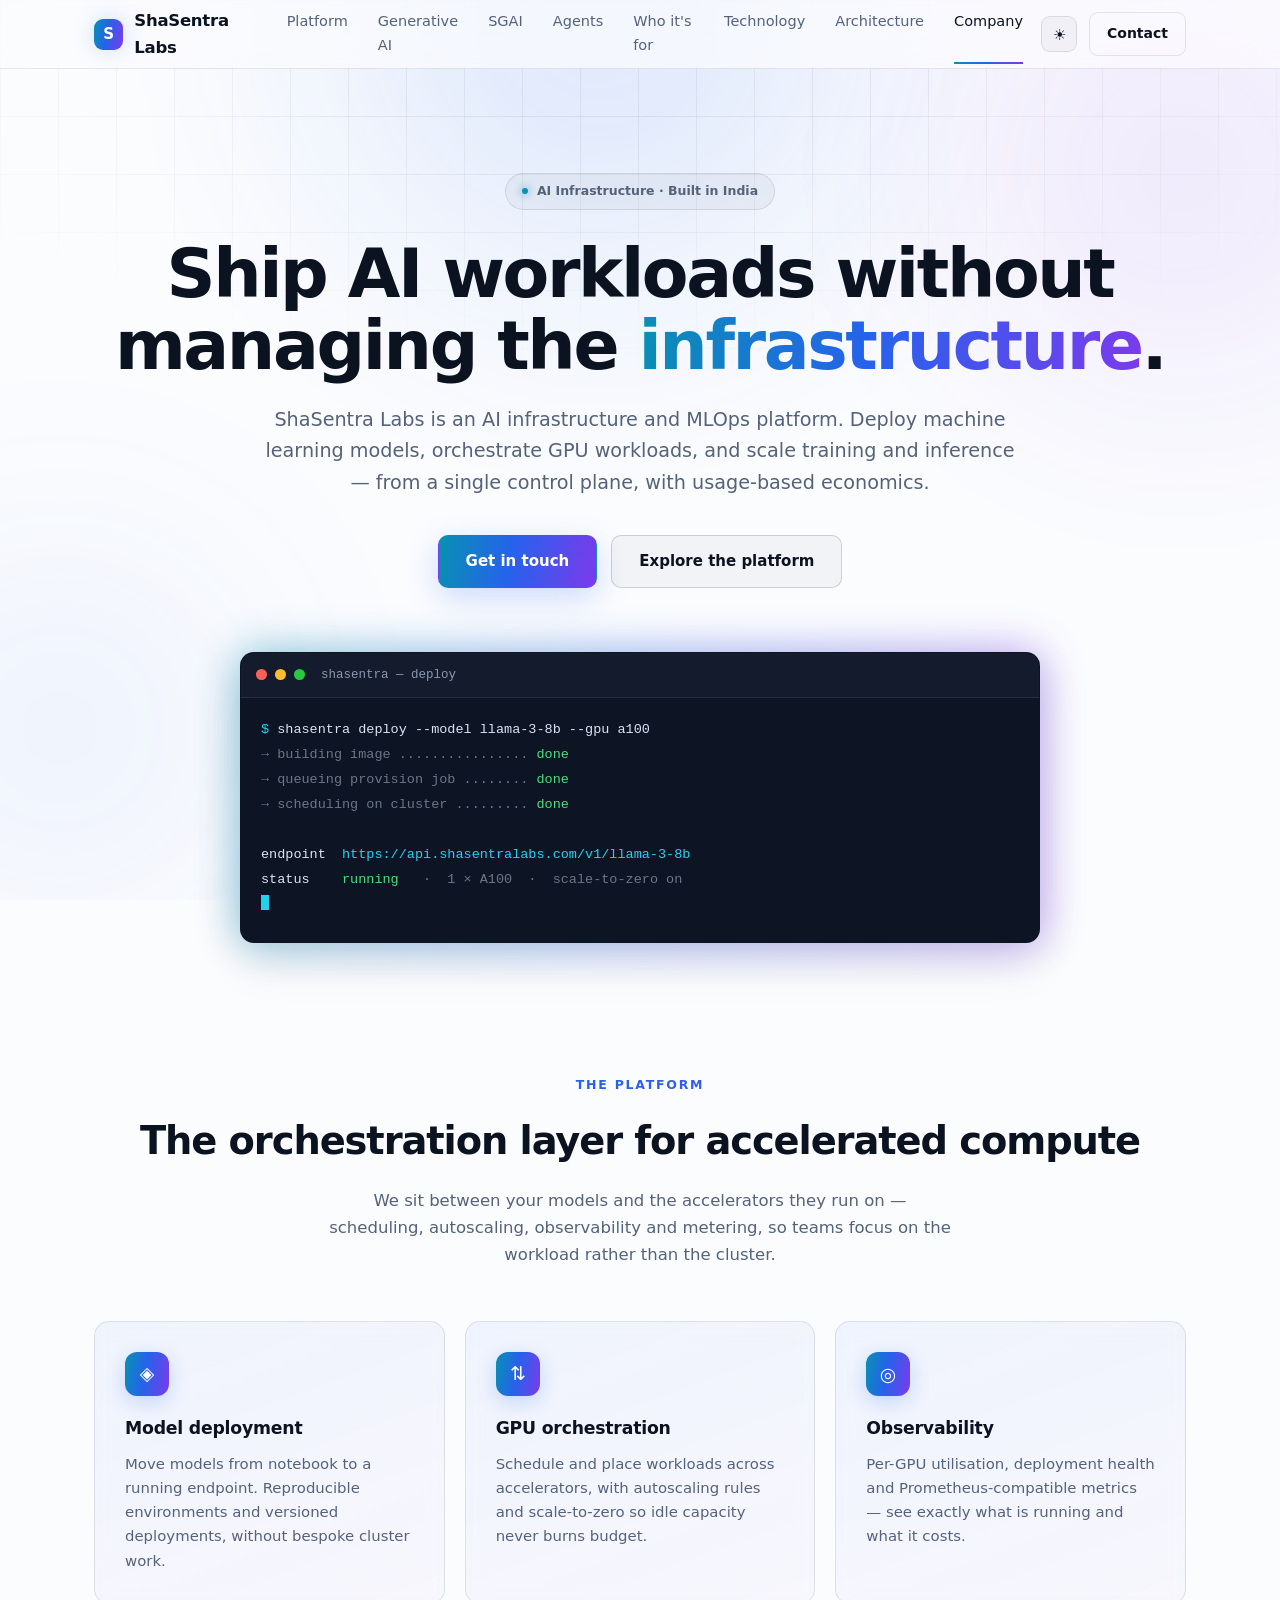
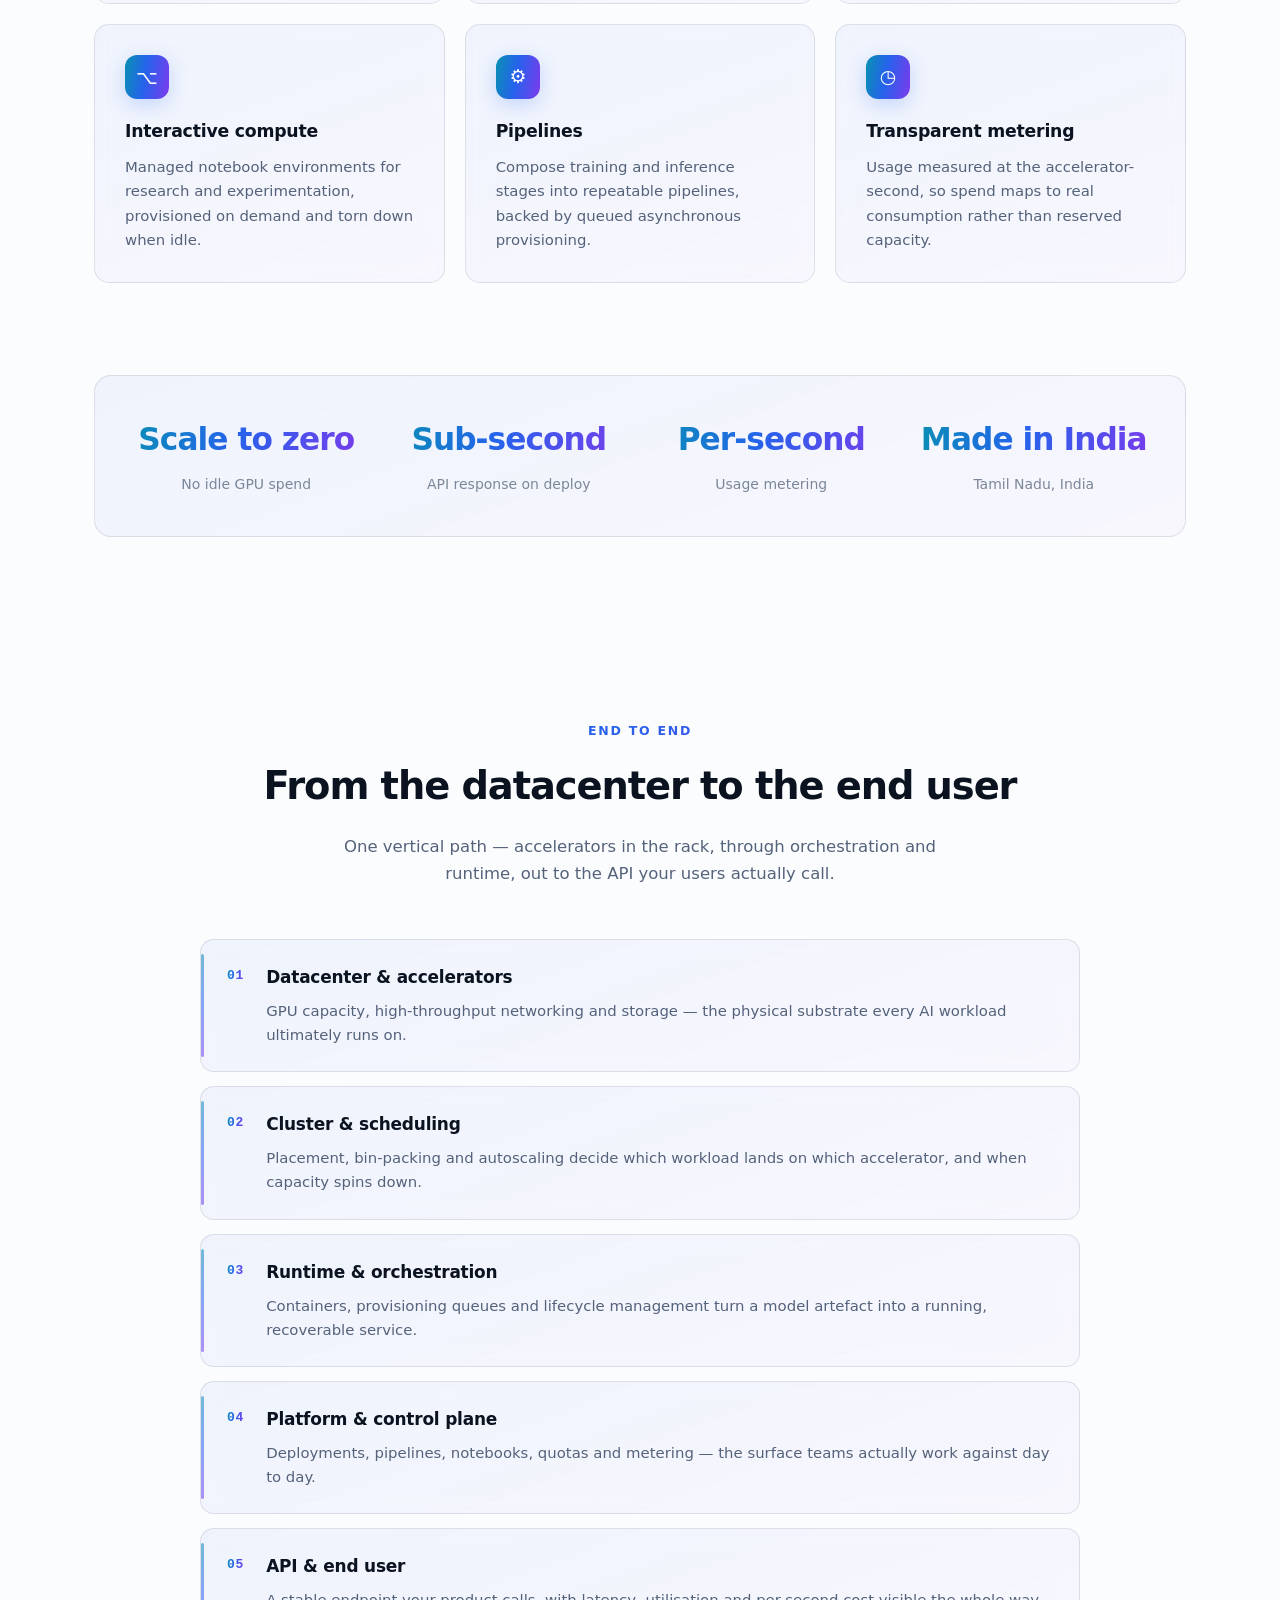
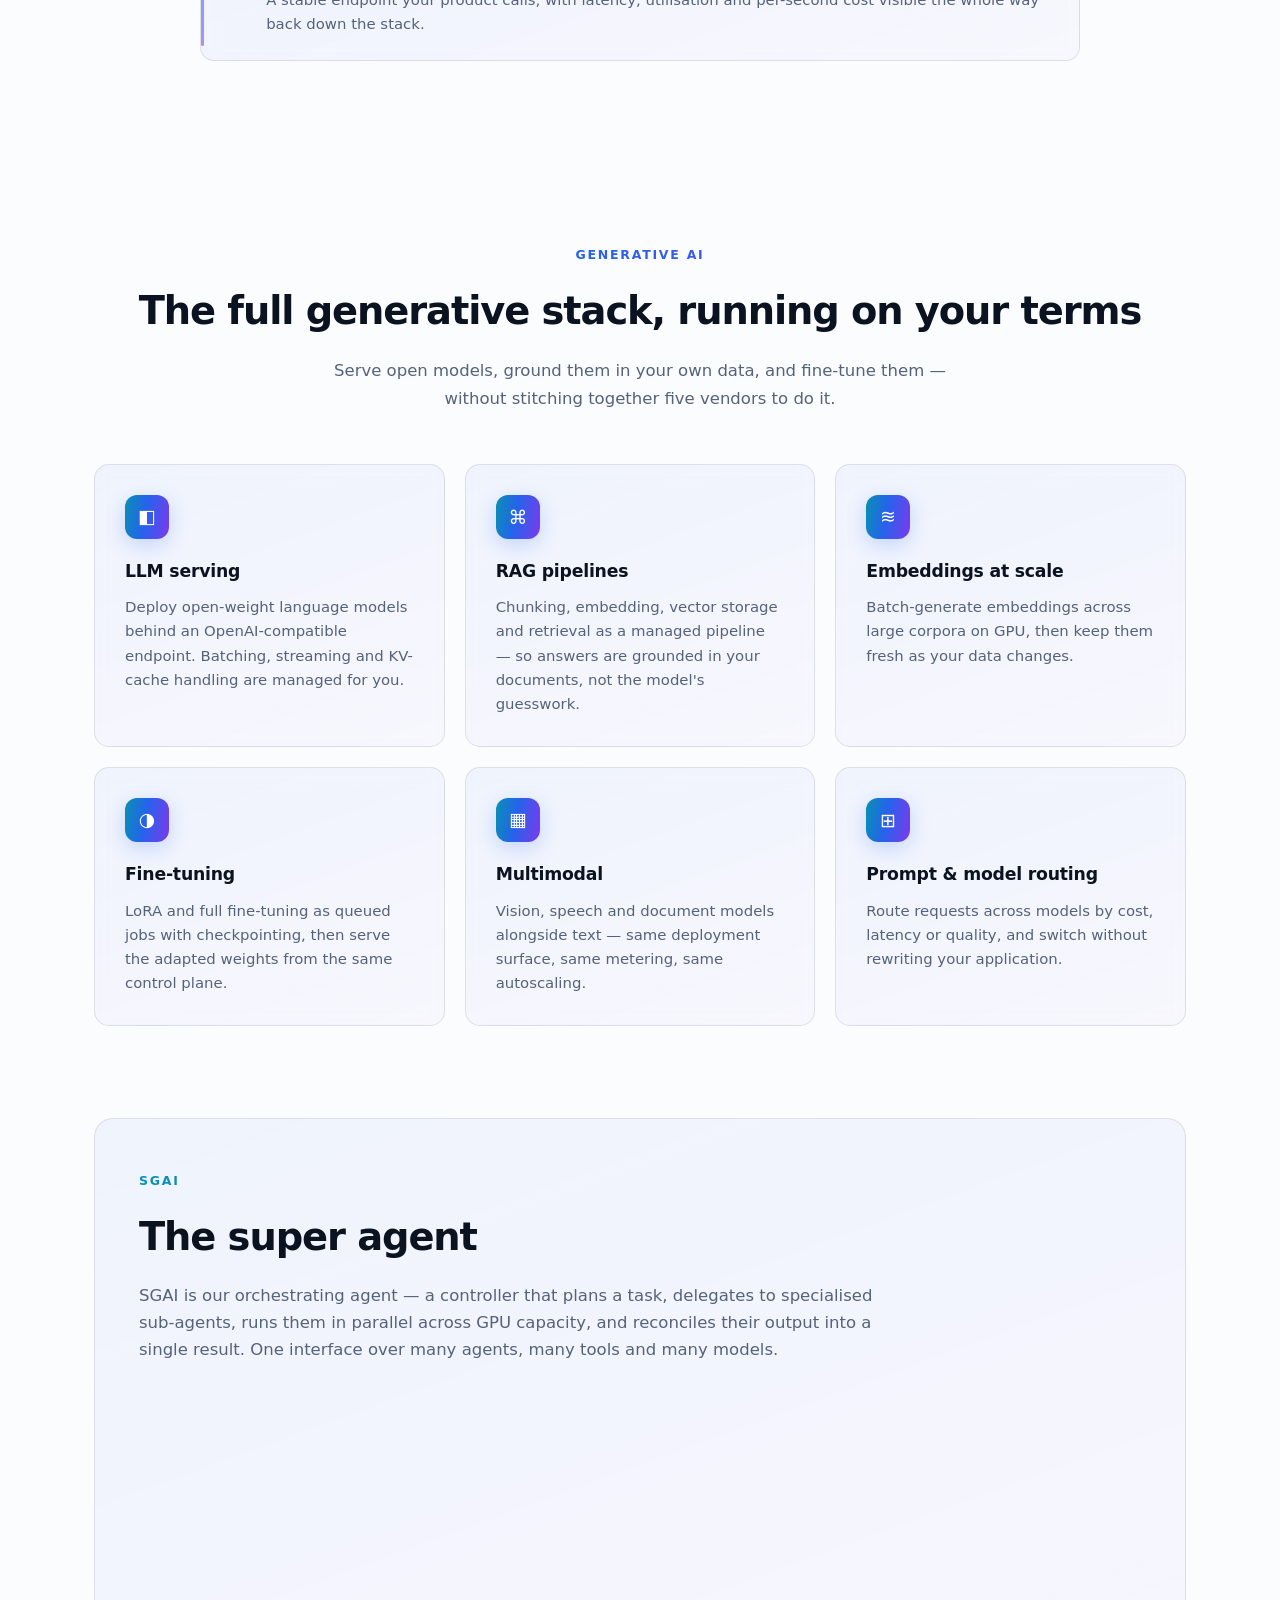
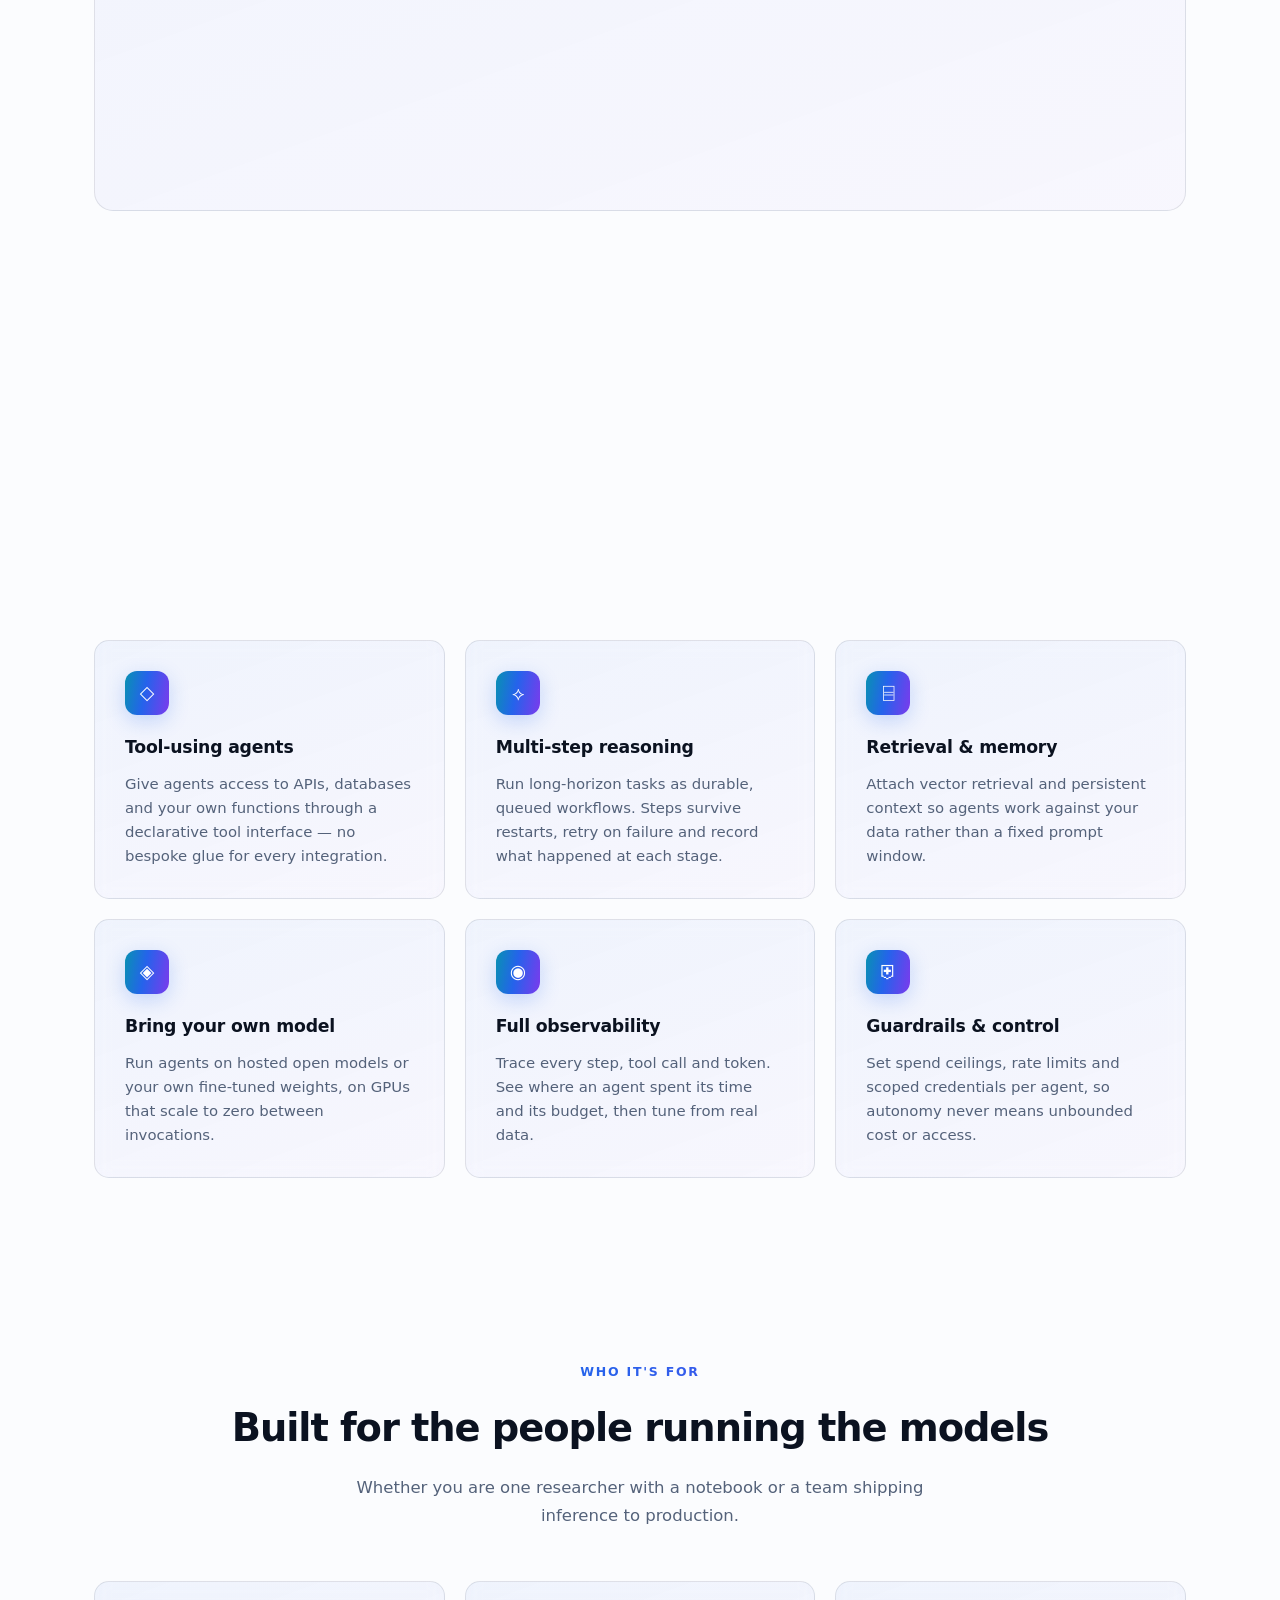
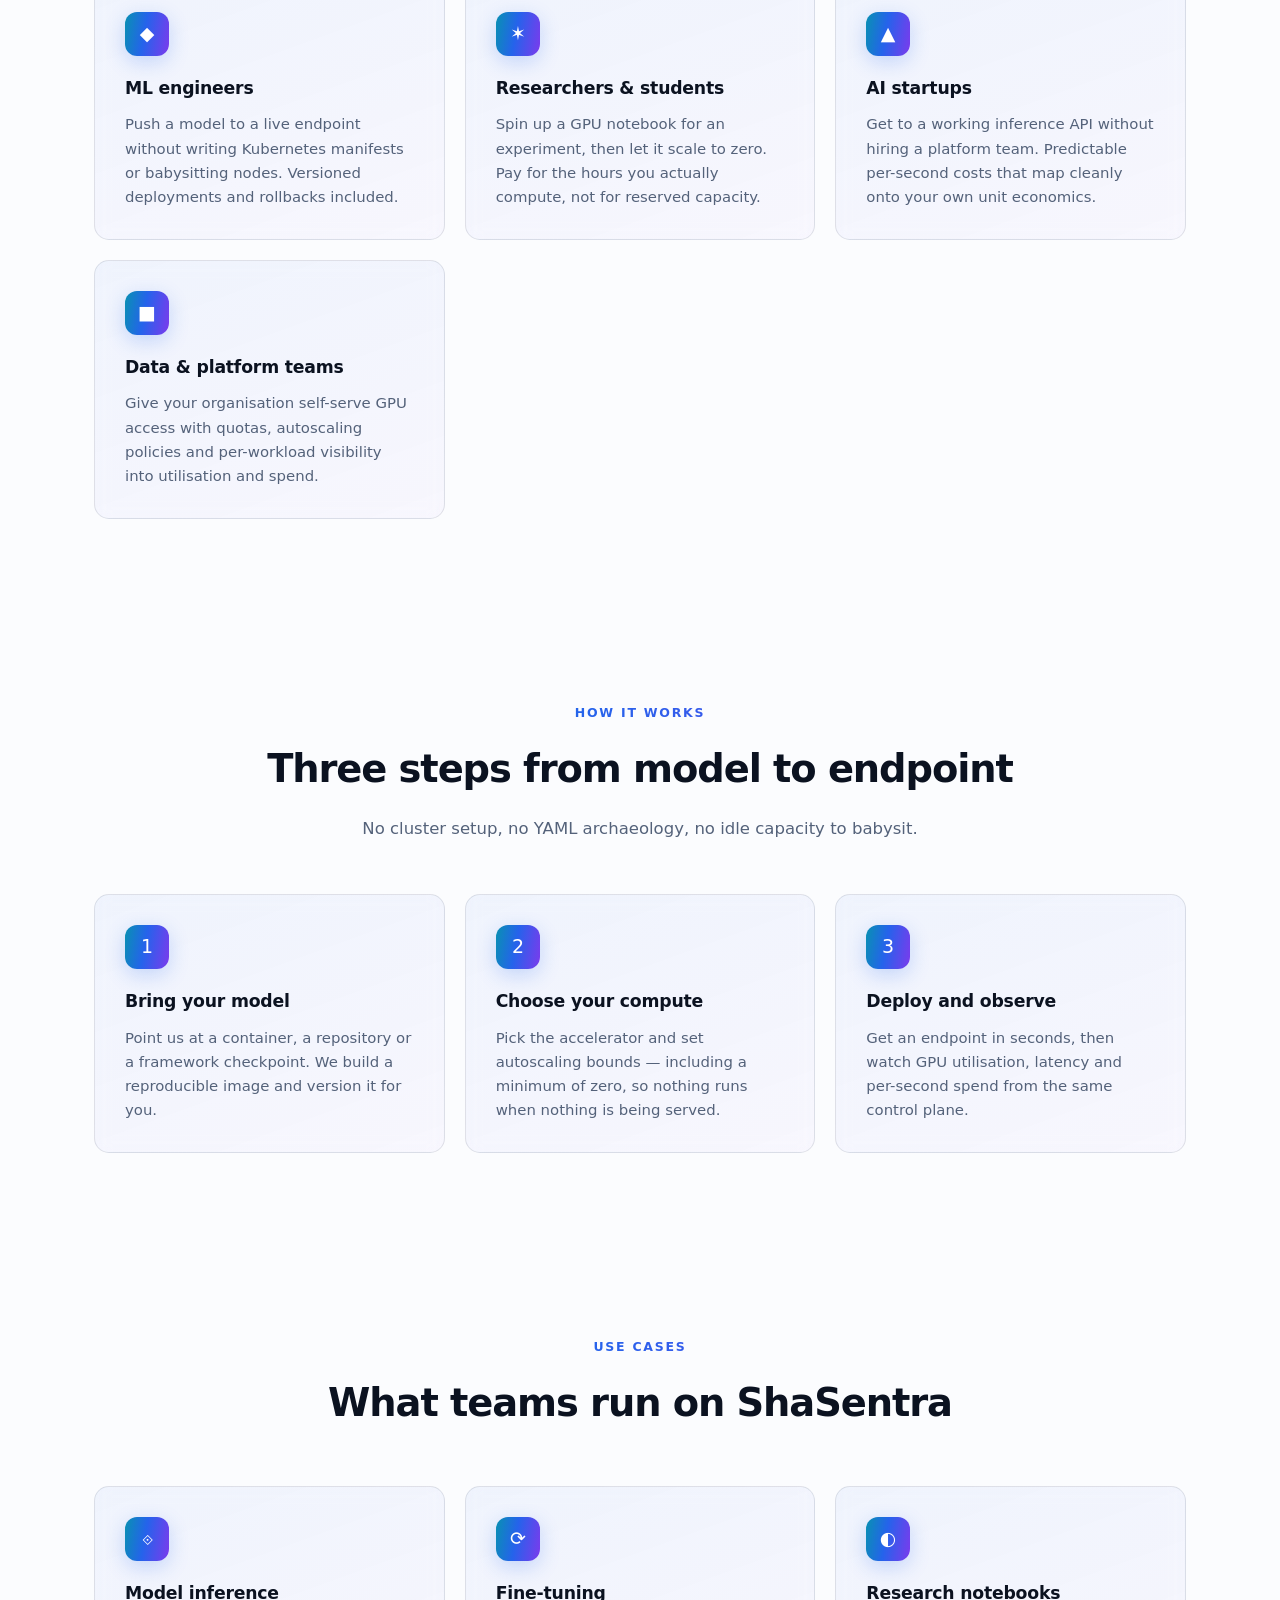
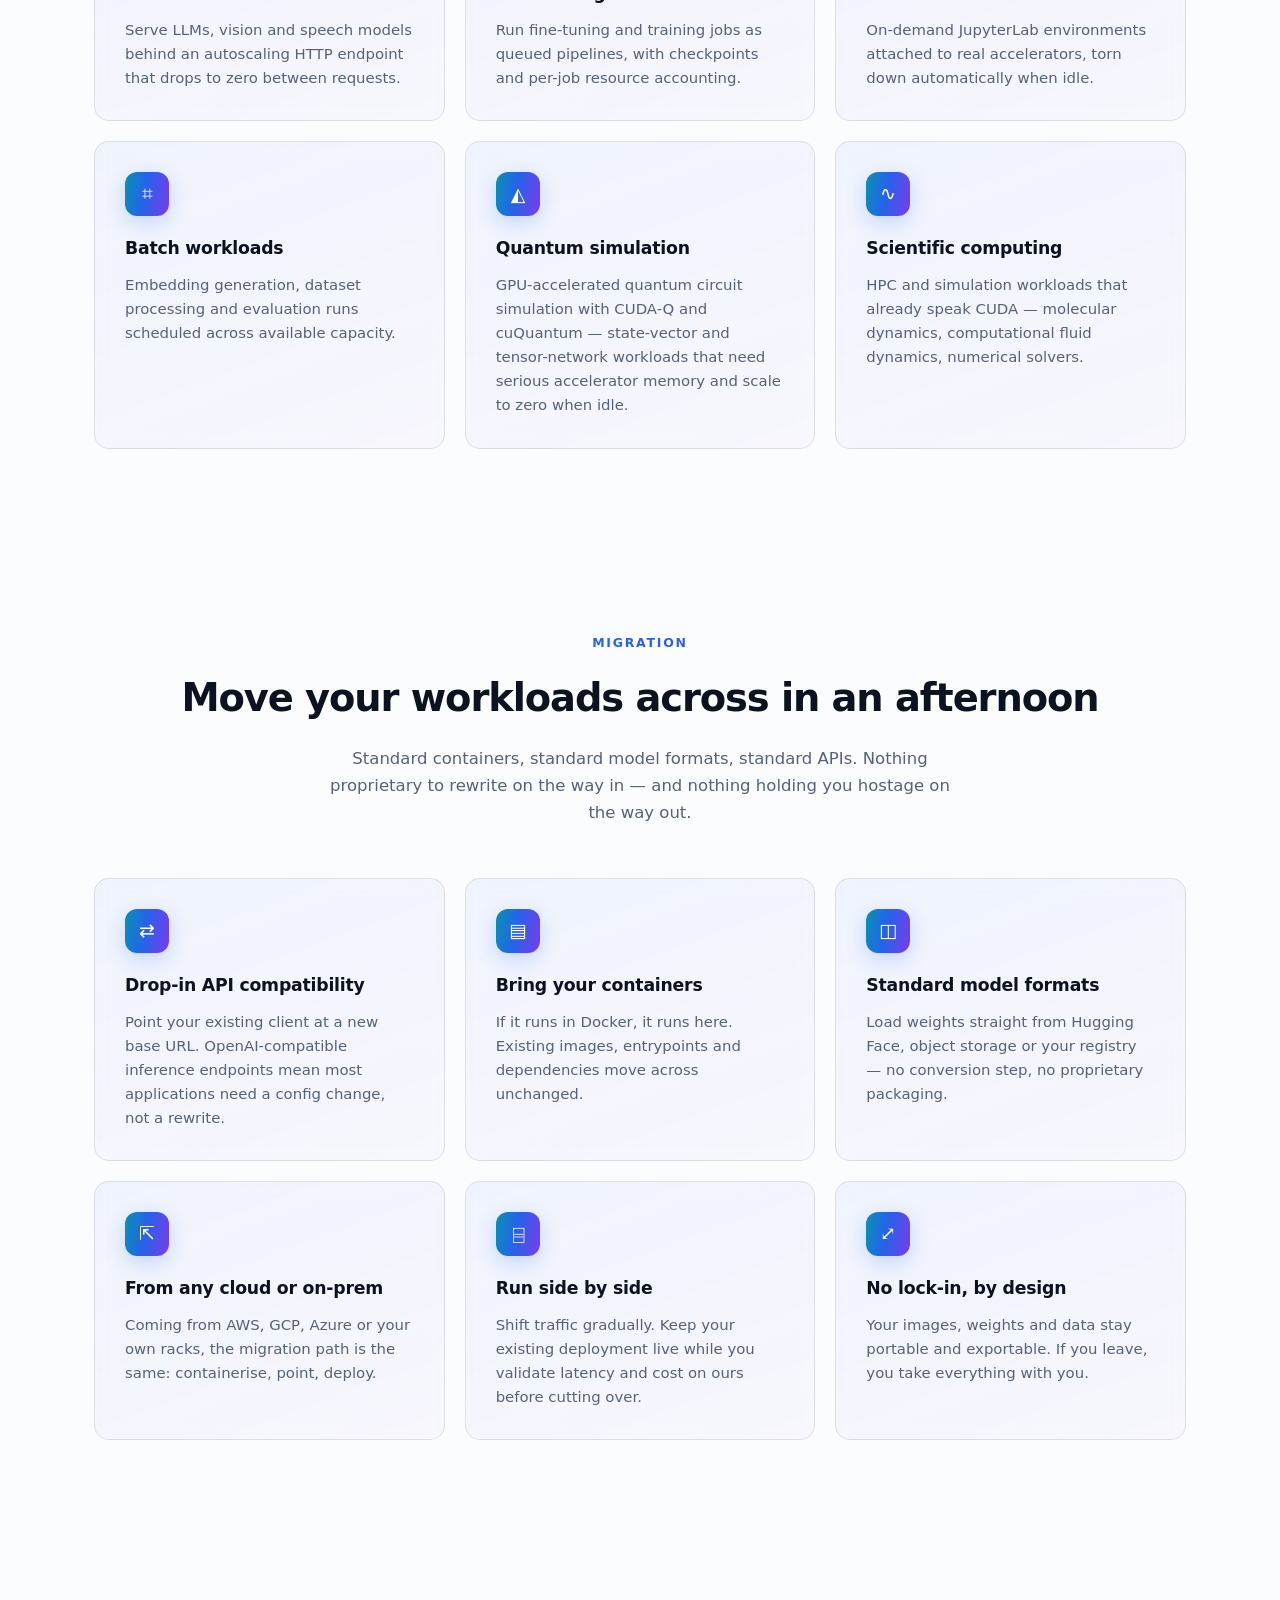
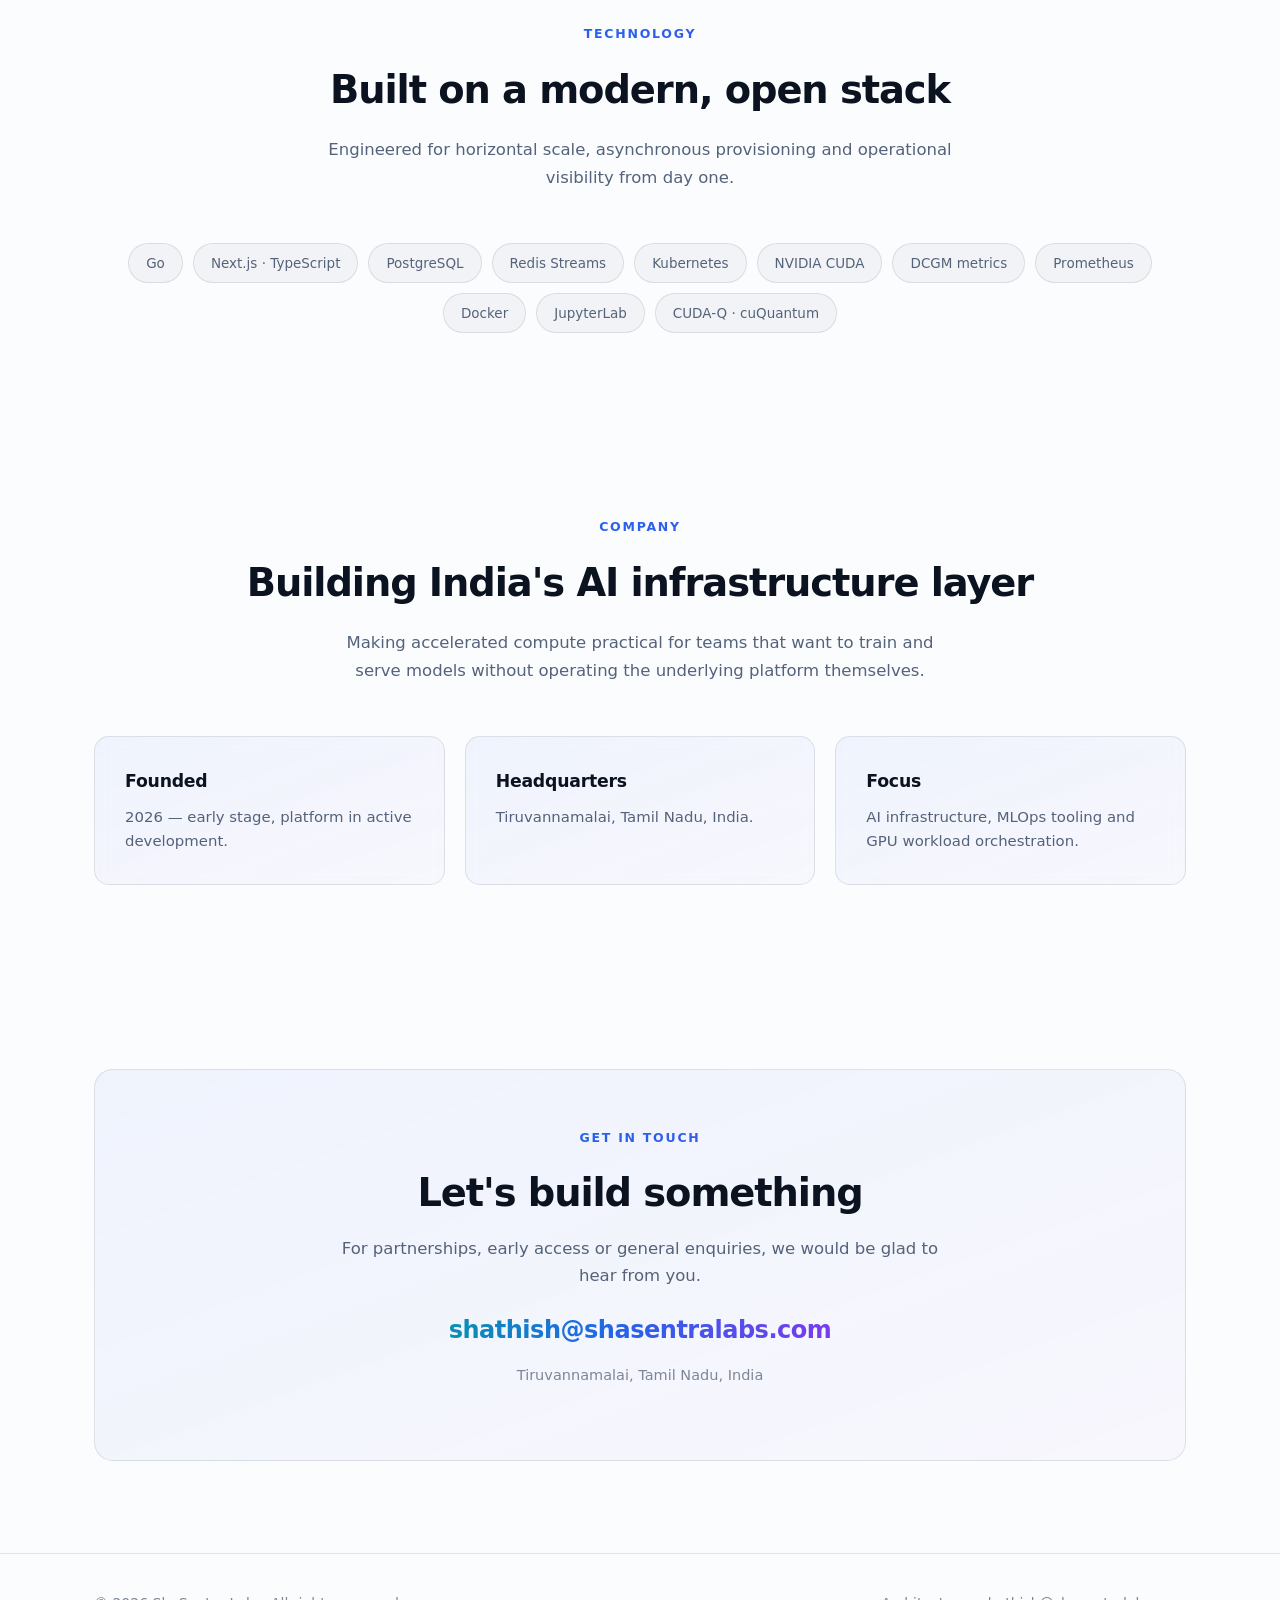
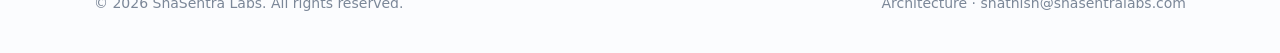
<file: index.html>
<!doctype html>
<html lang="en">
<head>
<meta charset="utf-8">
<meta name="viewport" content="width=device-width, initial-scale=1">
<title>ShaSentra Labs — AI Infrastructure & MLOps Platform</title>
<meta name="description" content="ShaSentra Labs builds AI infrastructure for India — LLM serving, generative AI, RAG pipelines and agentic AI. Deploy models, orchestrate GPU workloads and run multi-agent systems from one control plane.">
<link rel="canonical" href="https://shasentralabs.com/">
<meta property="og:title" content="ShaSentra Labs — AI Infrastructure & MLOps Platform">
<meta property="og:description" content="Deploy ML models, orchestrate GPU workloads, and scale training and inference from a single control plane. Built in India.">
<meta property="og:type" content="website">
<meta property="og:url" content="https://shasentralabs.com/">
<meta name="theme-color" content="#ffffff" media="(prefers-color-scheme: light)">
<meta name="theme-color" content="#05070f" media="(prefers-color-scheme: dark)">
<meta property="og:image" content="https://shasentralabs.com/og-image.png">
<meta property="og:image:width" content="1200">
<meta property="og:image:height" content="630">
<meta property="og:image:alt" content="ShaSentra Labs — AI infrastructure and MLOps platform">
<meta property="og:site_name" content="ShaSentra Labs">
<meta property="og:locale" content="en_IN">
<meta name="twitter:card" content="summary_large_image">
<meta name="twitter:title" content="ShaSentra Labs — AI Infrastructure & MLOps Platform">
<meta name="twitter:description" content="Deploy ML models, orchestrate GPU workloads, and scale training and inference from a single control plane. Built in India.">
<meta name="twitter:image" content="https://shasentralabs.com/og-image.png">
<link rel="icon" href="/favicon.svg" type="image/svg+xml">
<link rel="apple-touch-icon" href="/og-image.png">
<script type="application/ld+json">
{
  "@context": "https://schema.org",
  "@type": "Organization",
  "name": "ShaSentra Labs",
  "url": "https://shasentralabs.com",
  "logo": "https://shasentralabs.com/favicon.svg",
  "image": "https://shasentralabs.com/og-image.png",
  "email": "shathish@shasentralabs.com",
  "description": "AI infrastructure and MLOps platform for LLMs, generative AI, RAG and agentic AI. Deploy models, orchestrate GPU workloads, and run multi-agent systems from a single control plane.",
  "foundingDate": "2026",
  "address": {
    "@type": "PostalAddress",
    "addressLocality": "Tiruvannamalai",
    "addressRegion": "Tamil Nadu",
    "addressCountry": "IN"
  },
  "knowsAbout": ["AI infrastructure","MLOps","GPU orchestration","Large language models","Generative AI","Retrieval augmented generation","Agentic AI","AI agents","Quantum simulation"]
}
</script>
<link rel="stylesheet" href="/site.css">
</head>
<body>

<a class="skip" href="#main">Skip to content</a>

<div class="aurora" aria-hidden="true">
  <span class="orb a"></span><span class="orb b"></span><span class="orb c"></span>
</div>
<div class="grid-bg" aria-hidden="true"></div>

<header>
  <div class="wrap nav">
    <a class="brand" href="/"><span class="mark">S</span> ShaSentra Labs</a>
    <nav class="nav-links">
      <a href="#platform">Platform</a>
      <a href="#genai">Generative AI</a>
      <a href="#sgai">SGAI</a>
      <a href="#agents">Agents</a>
      <a href="#who">Who it's for</a>
      <a href="#stack">Technology</a>
      <a href="/docs.html">Architecture</a>
      <a href="#company">Company</a>
    </nav>
    <div class="nav-right">
      <button class="icon-btn" id="theme-toggle" type="button" aria-label="Switch between light and dark theme" title="Switch theme">◐</button>
      <a class="nav-cta" href="#contact">Contact</a>
      <button class="icon-btn" id="menu-btn" type="button" aria-label="Open menu" aria-expanded="false" aria-controls="mobile-nav">☰</button>
    </div>
  </div>
  <nav id="mobile-nav">
    <a href="#platform">Platform</a>
    <a href="#genai">Generative AI</a>
    <a href="#sgai">SGAI — super agent</a>
    <a href="#agents">AI Agents</a>
    <a href="#who">Who it's for</a>
    <a href="#migrate">Migration</a>
    <a href="#stack">Technology</a>
    <a href="/docs.html">Architecture</a>
    <a href="#company">Company</a>
    <a href="#contact">Contact</a>
  </nav>
</header>

<main id="main">
  <div class="wrap hero">
    <span class="pill rv"><span class="dot"></span> AI Infrastructure · Built in India</span>
    <h1 class="rv">Ship AI workloads without<br> managing the <span class="grad">infrastructure</span>.</h1>
    <p class="lede rv">
      ShaSentra Labs is an AI infrastructure and MLOps platform. Deploy machine learning
      models, orchestrate GPU workloads, and scale training and inference — from a single
      control plane, with usage-based economics.
    </p>
    <div class="cta rv">
      <a class="btn btn-primary" href="#contact">Get in touch</a>
      <a class="btn btn-ghost" href="#platform">Explore the platform</a>
    </div>

    <div class="term-wrap rv">
      <div class="term">
        <div class="term-bar">
          <span class="tdot"></span><span class="tdot"></span><span class="tdot"></span>
          <span class="term-title">shasentra — deploy</span>
        </div>
        <div class="term-body" id="term" aria-hidden="true"></div>
      </div>
    </div>
  </div>

  <section id="platform">
    <div class="wrap">
      <div class="sec-head rv">
        <span class="kicker">The Platform</span>
        <h2>The orchestration layer for accelerated compute</h2>
        <p class="sub">
          We sit between your models and the accelerators they run on — scheduling, autoscaling,
          observability and metering, so teams focus on the workload rather than the cluster.
        </p>
      </div>
      <div class="grid">
        <div class="card rv"><div class="ico">◈</div><h3>Model deployment</h3>
          <p>Move models from notebook to a running endpoint. Reproducible environments and versioned deployments, without bespoke cluster work.</p></div>
        <div class="card rv"><div class="ico">⇅</div><h3>GPU orchestration</h3>
          <p>Schedule and place workloads across accelerators, with autoscaling rules and scale-to-zero so idle capacity never burns budget.</p></div>
        <div class="card rv"><div class="ico">◎</div><h3>Observability</h3>
          <p>Per-GPU utilisation, deployment health and Prometheus-compatible metrics — see exactly what is running and what it costs.</p></div>
        <div class="card rv"><div class="ico">⌥</div><h3>Interactive compute</h3>
          <p>Managed notebook environments for research and experimentation, provisioned on demand and torn down when idle.</p></div>
        <div class="card rv"><div class="ico">⚙</div><h3>Pipelines</h3>
          <p>Compose training and inference stages into repeatable pipelines, backed by queued asynchronous provisioning.</p></div>
        <div class="card rv"><div class="ico">◷</div><h3>Transparent metering</h3>
          <p>Usage measured at the accelerator-second, so spend maps to real consumption rather than reserved capacity.</p></div>
      </div>
    </div>
  </section>

  <section style="padding-top:0">
    <div class="wrap">
      <div class="stats rv">
        <div class="stat"><b>Scale to zero</b><span>No idle GPU spend</span></div>
        <div class="stat"><b>Sub-second</b><span>API response on deploy</span></div>
        <div class="stat"><b>Per-second</b><span>Usage metering</span></div>
        <div class="stat"><b>Made in India</b><span>Tamil Nadu, India</span></div>
      </div>
    </div>
  </section>

  <section id="fullstack">
    <div class="wrap">
      <div class="sec-head rv">
        <span class="kicker">End to end</span>
        <h2>From the datacenter to the end user</h2>
        <p class="sub">
          One vertical path — accelerators in the rack, through orchestration and runtime,
          out to the API your users actually call.
        </p>
      </div>
      <ol class="layers rv">
        <li class="layer">
          <span class="lnum">01</span>
          <div><h3>Datacenter &amp; accelerators</h3>
          <p>GPU capacity, high-throughput networking and storage — the physical substrate every AI workload ultimately runs on.</p></div>
        </li>
        <li class="layer">
          <span class="lnum">02</span>
          <div><h3>Cluster &amp; scheduling</h3>
          <p>Placement, bin-packing and autoscaling decide which workload lands on which accelerator, and when capacity spins down.</p></div>
        </li>
        <li class="layer">
          <span class="lnum">03</span>
          <div><h3>Runtime &amp; orchestration</h3>
          <p>Containers, provisioning queues and lifecycle management turn a model artefact into a running, recoverable service.</p></div>
        </li>
        <li class="layer">
          <span class="lnum">04</span>
          <div><h3>Platform &amp; control plane</h3>
          <p>Deployments, pipelines, notebooks, quotas and metering — the surface teams actually work against day to day.</p></div>
        </li>
        <li class="layer">
          <span class="lnum">05</span>
          <div><h3>API &amp; end user</h3>
          <p>A stable endpoint your product calls, with latency, utilisation and per-second cost visible the whole way back down the stack.</p></div>
        </li>
      </ol>
    </div>
  </section>

  <section id="genai">
    <div class="wrap">
      <div class="sec-head rv">
        <span class="kicker">Generative AI</span>
        <h2>The full generative stack, running on your terms</h2>
        <p class="sub">
          Serve open models, ground them in your own data, and fine-tune them — without
          stitching together five vendors to do it.
        </p>
      </div>
      <div class="grid">
        <div class="card rv"><div class="ico">◧</div><h3>LLM serving</h3>
          <p>Deploy open-weight language models behind an OpenAI-compatible endpoint. Batching, streaming and KV-cache handling are managed for you.</p></div>
        <div class="card rv"><div class="ico">⌘</div><h3>RAG pipelines</h3>
          <p>Chunking, embedding, vector storage and retrieval as a managed pipeline — so answers are grounded in your documents, not the model's guesswork.</p></div>
        <div class="card rv"><div class="ico">≋</div><h3>Embeddings at scale</h3>
          <p>Batch-generate embeddings across large corpora on GPU, then keep them fresh as your data changes.</p></div>
        <div class="card rv"><div class="ico">◑</div><h3>Fine-tuning</h3>
          <p>LoRA and full fine-tuning as queued jobs with checkpointing, then serve the adapted weights from the same control plane.</p></div>
        <div class="card rv"><div class="ico">▦</div><h3>Multimodal</h3>
          <p>Vision, speech and document models alongside text — same deployment surface, same metering, same autoscaling.</p></div>
        <div class="card rv"><div class="ico">⊞</div><h3>Prompt &amp; model routing</h3>
          <p>Route requests across models by cost, latency or quality, and switch without rewriting your application.</p></div>
      </div>
    </div>
  </section>

  <section id="sgai" style="padding-top:0">
    <div class="wrap">
      <div class="contact-box rv" style="text-align:left; padding:52px 44px">
        <span class="kicker">SGAI</span>
        <h2 style="margin-bottom:14px">The super agent</h2>
        <p class="sub" style="margin:0 0 30px; max-width:70ch">
          SGAI is our orchestrating agent — a controller that plans a task, delegates
          to specialised sub-agents, runs them in parallel across GPU capacity, and
          reconciles their output into a single result. One interface over many agents,
          many tools and many models.
        </p>
        <div class="grid" style="gap:18px">
          <div class="card rv" style="padding:24px"><h3>Plans and decomposes</h3>
            <p>Breaks a goal into steps, decides which specialist agent owns each, and sequences the dependencies between them.</p></div>
          <div class="card rv" style="padding:24px"><h3>Delegates in parallel</h3>
            <p>Fans work out to sub-agents running concurrently on separate accelerators, then merges results as they land.</p></div>
          <div class="card rv" style="padding:24px"><h3>Self-corrects</h3>
            <p>Evaluates intermediate output, retries failed steps and reroutes to a different model or tool when a path stalls.</p></div>
          <div class="card rv" style="padding:24px"><h3>Stays accountable</h3>
            <p>Every plan, delegation, tool call and token is traced — so you can see what it decided and what it cost.</p></div>
        </div>
      </div>
    </div>
  </section>

  <section id="agents">
    <div class="wrap">
      <div class="sec-head rv">
        <span class="kicker">AI Agents</span>
        <h2>Advanced agents, made simple to run</h2>
        <p class="sub">
          Agentic workloads need tools, memory, retries and GPUs that appear on demand.
          ShaSentra handles that plumbing so building an agent stays a modelling problem,
          not an infrastructure one.
        </p>
      </div>
      <div class="grid">
        <div class="card rv"><div class="ico">◇</div><h3>Tool-using agents</h3>
          <p>Give agents access to APIs, databases and your own functions through a declarative tool interface — no bespoke glue for every integration.</p></div>
        <div class="card rv"><div class="ico">⟡</div><h3>Multi-step reasoning</h3>
          <p>Run long-horizon tasks as durable, queued workflows. Steps survive restarts, retry on failure and record what happened at each stage.</p></div>
        <div class="card rv"><div class="ico">⌸</div><h3>Retrieval &amp; memory</h3>
          <p>Attach vector retrieval and persistent context so agents work against your data rather than a fixed prompt window.</p></div>
        <div class="card rv"><div class="ico">◈</div><h3>Bring your own model</h3>
          <p>Run agents on hosted open models or your own fine-tuned weights, on GPUs that scale to zero between invocations.</p></div>
        <div class="card rv"><div class="ico">◉</div><h3>Full observability</h3>
          <p>Trace every step, tool call and token. See where an agent spent its time and its budget, then tune from real data.</p></div>
        <div class="card rv"><div class="ico">⛨</div><h3>Guardrails &amp; control</h3>
          <p>Set spend ceilings, rate limits and scoped credentials per agent, so autonomy never means unbounded cost or access.</p></div>
      </div>
    </div>
  </section>

  <section id="who">
    <div class="wrap">
      <div class="sec-head rv">
        <span class="kicker">Who it's for</span>
        <h2>Built for the people running the models</h2>
        <p class="sub">Whether you are one researcher with a notebook or a team shipping inference to production.</p>
      </div>
      <div class="grid">
        <div class="card rv"><div class="ico">◆</div><h3>ML engineers</h3>
          <p>Push a model to a live endpoint without writing Kubernetes manifests or babysitting nodes. Versioned deployments and rollbacks included.</p></div>
        <div class="card rv"><div class="ico">✶</div><h3>Researchers &amp; students</h3>
          <p>Spin up a GPU notebook for an experiment, then let it scale to zero. Pay for the hours you actually compute, not for reserved capacity.</p></div>
        <div class="card rv"><div class="ico">▲</div><h3>AI startups</h3>
          <p>Get to a working inference API without hiring a platform team. Predictable per-second costs that map cleanly onto your own unit economics.</p></div>
        <div class="card rv"><div class="ico">■</div><h3>Data &amp; platform teams</h3>
          <p>Give your organisation self-serve GPU access with quotas, autoscaling policies and per-workload visibility into utilisation and spend.</p></div>
      </div>
    </div>
  </section>

  <section id="how">
    <div class="wrap">
      <div class="sec-head rv">
        <span class="kicker">How it works</span>
        <h2>Three steps from model to endpoint</h2>
        <p class="sub">No cluster setup, no YAML archaeology, no idle capacity to babysit.</p>
      </div>
      <div class="grid">
        <div class="card rv"><div class="ico">1</div><h3>Bring your model</h3>
          <p>Point us at a container, a repository or a framework checkpoint. We build a reproducible image and version it for you.</p></div>
        <div class="card rv"><div class="ico">2</div><h3>Choose your compute</h3>
          <p>Pick the accelerator and set autoscaling bounds — including a minimum of zero, so nothing runs when nothing is being served.</p></div>
        <div class="card rv"><div class="ico">3</div><h3>Deploy and observe</h3>
          <p>Get an endpoint in seconds, then watch GPU utilisation, latency and per-second spend from the same control plane.</p></div>
      </div>
    </div>
  </section>

  <section id="usecases">
    <div class="wrap">
      <div class="sec-head rv">
        <span class="kicker">Use cases</span>
        <h2>What teams run on ShaSentra</h2>
      </div>
      <div class="grid">
        <div class="card rv"><div class="ico">⟐</div><h3>Model inference</h3>
          <p>Serve LLMs, vision and speech models behind an autoscaling HTTP endpoint that drops to zero between requests.</p></div>
        <div class="card rv"><div class="ico">⟳</div><h3>Fine-tuning</h3>
          <p>Run fine-tuning and training jobs as queued pipelines, with checkpoints and per-job resource accounting.</p></div>
        <div class="card rv"><div class="ico">◐</div><h3>Research notebooks</h3>
          <p>On-demand JupyterLab environments attached to real accelerators, torn down automatically when idle.</p></div>
        <div class="card rv"><div class="ico">⌗</div><h3>Batch workloads</h3>
          <p>Embedding generation, dataset processing and evaluation runs scheduled across available capacity.</p></div>
        <div class="card rv"><div class="ico">◭</div><h3>Quantum simulation</h3>
          <p>GPU-accelerated quantum circuit simulation with CUDA-Q and cuQuantum — state-vector and tensor-network workloads that need serious accelerator memory and scale to zero when idle.</p></div>
        <div class="card rv"><div class="ico">∿</div><h3>Scientific computing</h3>
          <p>HPC and simulation workloads that already speak CUDA — molecular dynamics, computational fluid dynamics, numerical solvers.</p></div>
      </div>
    </div>
  </section>

  <section id="migrate">
    <div class="wrap">
      <div class="sec-head rv">
        <span class="kicker">Migration</span>
        <h2>Move your workloads across in an afternoon</h2>
        <p class="sub">
          Standard containers, standard model formats, standard APIs. Nothing proprietary
          to rewrite on the way in — and nothing holding you hostage on the way out.
        </p>
      </div>
      <div class="grid">
        <div class="card rv"><div class="ico">⇄</div><h3>Drop-in API compatibility</h3>
          <p>Point your existing client at a new base URL. OpenAI-compatible inference endpoints mean most applications need a config change, not a rewrite.</p></div>
        <div class="card rv"><div class="ico">▤</div><h3>Bring your containers</h3>
          <p>If it runs in Docker, it runs here. Existing images, entrypoints and dependencies move across unchanged.</p></div>
        <div class="card rv"><div class="ico">◫</div><h3>Standard model formats</h3>
          <p>Load weights straight from Hugging Face, object storage or your registry — no conversion step, no proprietary packaging.</p></div>
        <div class="card rv"><div class="ico">⇱</div><h3>From any cloud or on-prem</h3>
          <p>Coming from AWS, GCP, Azure or your own racks, the migration path is the same: containerise, point, deploy.</p></div>
        <div class="card rv"><div class="ico">⌸</div><h3>Run side by side</h3>
          <p>Shift traffic gradually. Keep your existing deployment live while you validate latency and cost on ours before cutting over.</p></div>
        <div class="card rv"><div class="ico">⤢</div><h3>No lock-in, by design</h3>
          <p>Your images, weights and data stay portable and exportable. If you leave, you take everything with you.</p></div>
      </div>
    </div>
  </section>

  <section id="stack">
    <div class="wrap">
      <div class="sec-head rv">
        <span class="kicker">Technology</span>
        <h2>Built on a modern, open stack</h2>
        <p class="sub">Engineered for horizontal scale, asynchronous provisioning and operational visibility from day one.</p>
      </div>
      <div class="chips rv">
        <span class="chip">Go</span><span class="chip">Next.js · TypeScript</span><span class="chip">PostgreSQL</span>
        <span class="chip">Redis Streams</span><span class="chip">Kubernetes</span><span class="chip">NVIDIA CUDA</span>
        <span class="chip">DCGM metrics</span><span class="chip">Prometheus</span><span class="chip">Docker</span>
        <span class="chip">JupyterLab</span><span class="chip">CUDA-Q · cuQuantum</span>
      </div>
    </div>
  </section>

  <section id="company">
    <div class="wrap">
      <div class="sec-head rv">
        <span class="kicker">Company</span>
        <h2>Building India's AI infrastructure layer</h2>
        <p class="sub">
          Making accelerated compute practical for teams that want to train and serve models
          without operating the underlying platform themselves.
        </p>
      </div>
      <div class="grid">
        <div class="card rv"><h3>Founded</h3><p>2026 — early stage, platform in active development.</p></div>
        <div class="card rv"><h3>Headquarters</h3><p>Tiruvannamalai, Tamil Nadu, India.</p></div>
        <div class="card rv"><h3>Focus</h3><p>AI infrastructure, MLOps tooling and GPU workload orchestration.</p></div>
      </div>
    </div>
  </section>

  <section id="contact">
    <div class="wrap">
      <div class="contact-box rv">
        <span class="kicker">Get in touch</span>
        <h2 style="margin-bottom:10px">Let's build something</h2>
        <p class="sub" style="margin-bottom:18px">
          For partnerships, early access or general enquiries, we would be glad to hear from you.
        </p>
        <a class="mail" href="mailto:shathish@shasentralabs.com">shathish@shasentralabs.com</a>
        <p class="loc">Tiruvannamalai, Tamil Nadu, India</p>
      </div>
    </div>
  </section>
</main>

<footer>
  <div class="wrap foot">
    <span>© 2026 ShaSentra Labs. All rights reserved.</span>
    <span><a href="/docs.html">Architecture</a> · <a href="mailto:shathish@shasentralabs.com">shathish@shasentralabs.com</a></span>
  </div>
</footer>

<script>
(function(){
  var root=document.documentElement, btn=document.getElementById('theme-toggle');

  /* theme: stored choice wins, else follow system */
  try{ var saved=localStorage.getItem('theme'); if(saved) root.setAttribute('data-theme',saved); }catch(e){}
  function current(){
    return root.getAttribute('data-theme') ||
      (window.matchMedia('(prefers-color-scheme: dark)').matches ? 'dark' : 'light');
  }
  if(btn){
    btn.addEventListener('click', function(){
      var next = current()==='dark' ? 'light' : 'dark';
      root.setAttribute('data-theme', next);
      try{ localStorage.setItem('theme', next); }catch(e){}
      btn.textContent = next==='dark' ? '☾' : '☀';
    });
    btn.textContent = current()==='dark' ? '☾' : '☀';
  }

  /* mobile menu */
  var mb=document.getElementById('menu-btn'), mn=document.getElementById('mobile-nav');
  if(mb && mn){
    mb.addEventListener('click', function(){
      var open = mn.classList.toggle('open');
      mb.setAttribute('aria-expanded', open ? 'true' : 'false');
      mb.textContent = open ? '✕' : '☰';
    });
    mn.addEventListener('click', function(e){
      if(e.target.tagName==='A'){ mn.classList.remove('open'); mb.textContent='☰'; mb.setAttribute('aria-expanded','false'); }
    });
  }

  var reduce = window.matchMedia('(prefers-reduced-motion: reduce)').matches;

  /* active nav link on scroll */
  var navMap={};
  [].forEach.call(document.querySelectorAll('.nav-links a[href^="#"]'), function(a){
    navMap[a.getAttribute('href').slice(1)]=a;
  });
  var secs=Object.keys(navMap).map(function(id){return document.getElementById(id);}).filter(Boolean);
  if(secs.length && 'IntersectionObserver' in window){
    var spy=new IntersectionObserver(function(entries){
      entries.forEach(function(en){
        var a=navMap[en.target.id];
        if(!a) return;
        if(en.isIntersecting){
          for(var k in navMap) navMap[k].classList.remove('active');
          a.classList.add('active');
        }
      });
    },{rootMargin:'-45% 0px -50% 0px'});
    secs.forEach(function(s){ spy.observe(s); });
  }

  /* scroll reveal */
  var items=[].slice.call(document.querySelectorAll('.rv'));
  if(reduce || !('IntersectionObserver' in window)){
    items.forEach(function(el){ el.classList.add('in'); });
  } else {
    var io=new IntersectionObserver(function(entries){
      entries.forEach(function(en){
        if(en.isIntersecting){
          var sibs=[].slice.call(en.target.parentNode.children).filter(function(n){return n.classList.contains('rv');});
          en.target.style.transitionDelay=(Math.min(sibs.indexOf(en.target),5)*70)+'ms';
          en.target.classList.add('in');
          io.unobserve(en.target);
        }
      });
    },{rootMargin:'0px 0px -8% 0px', threshold:.12});
    items.forEach(function(el){ io.observe(el); });
  }

  /* terminal typing */
  var term=document.getElementById('term');
  if(term){
    var lines=[
      {t:'$ ',c:'p'},{t:'shasentra deploy --model llama-3-8b --gpu a100\n'},
      {t:'→ building image ................ ',c:'d'},{t:'done\n',c:'ok'},
      {t:'→ queueing provision job ........ ',c:'d'},{t:'done\n',c:'ok'},
      {t:'→ scheduling on cluster ......... ',c:'d'},{t:'done\n',c:'ok'},
      {t:'\nendpoint  '},{t:'https://api.shasentralabs.com/v1/llama-3-8b\n',c:'p'},
      {t:'status    '},{t:'running',c:'ok'},{t:'   ·  1 × A100  ·  scale-to-zero on\n',c:'d'}
    ];
    if(reduce){
      lines.forEach(function(l){ term.appendChild(mk(l)); });
    } else {
      var li=0, ci=0;
      (function type(){
        if(li>=lines.length){
          var cur=document.createElement('span'); cur.className='cursor'; term.appendChild(cur); return;
        }
        var l=lines[li];
        if(ci===0){ term.appendChild(mk({t:'',c:l.c})); }
        var node=term.lastChild;
        node.textContent += l.t.charAt(ci); ci++;
        if(ci>=l.t.length){ li++; ci=0; }
        setTimeout(type, l.c==='d'?7:18);
      })();
    }
    function mk(l){
      var s=document.createElement('span');
      if(l.c==='p') s.className='p'; else if(l.c==='ok') s.className='ok'; else if(l.c==='d') s.className='dimc';
      s.textContent=l.t; return s;
    }
  }
})();
</script>

</body>
</html>
</file>
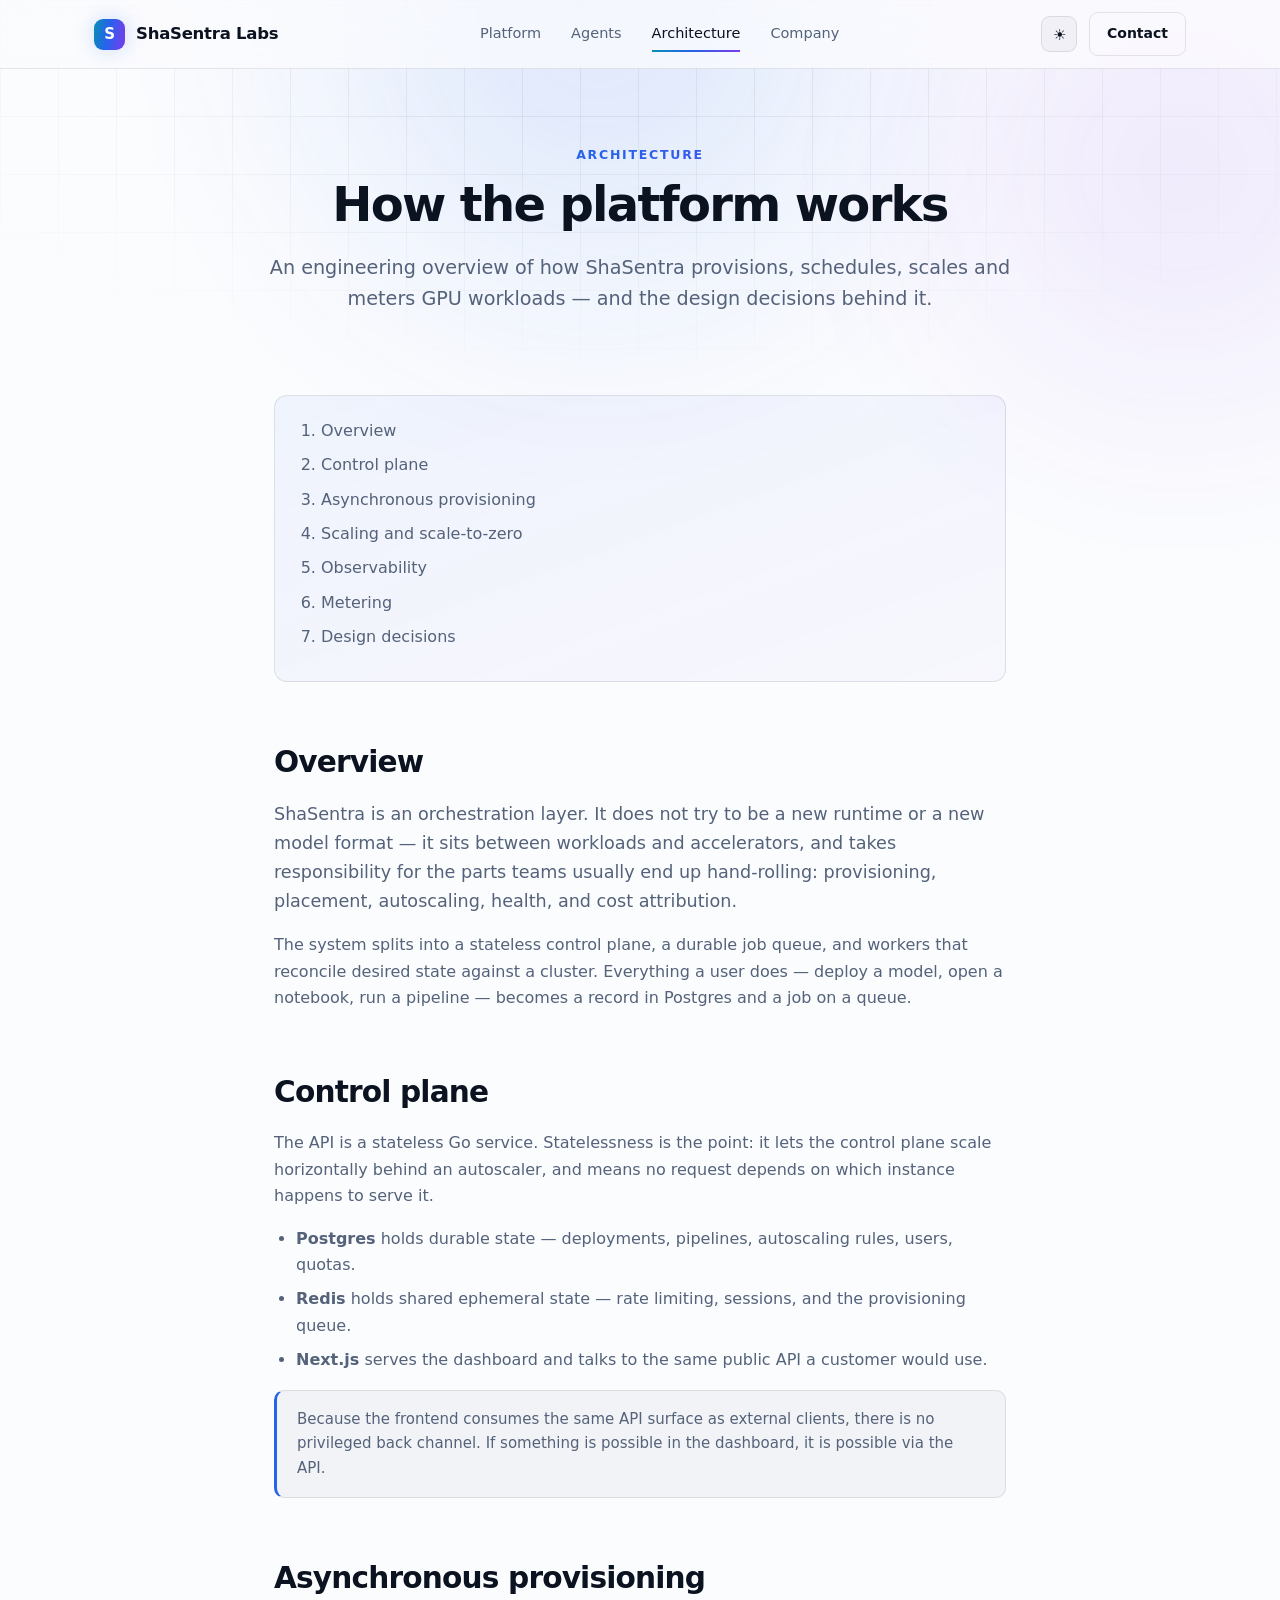
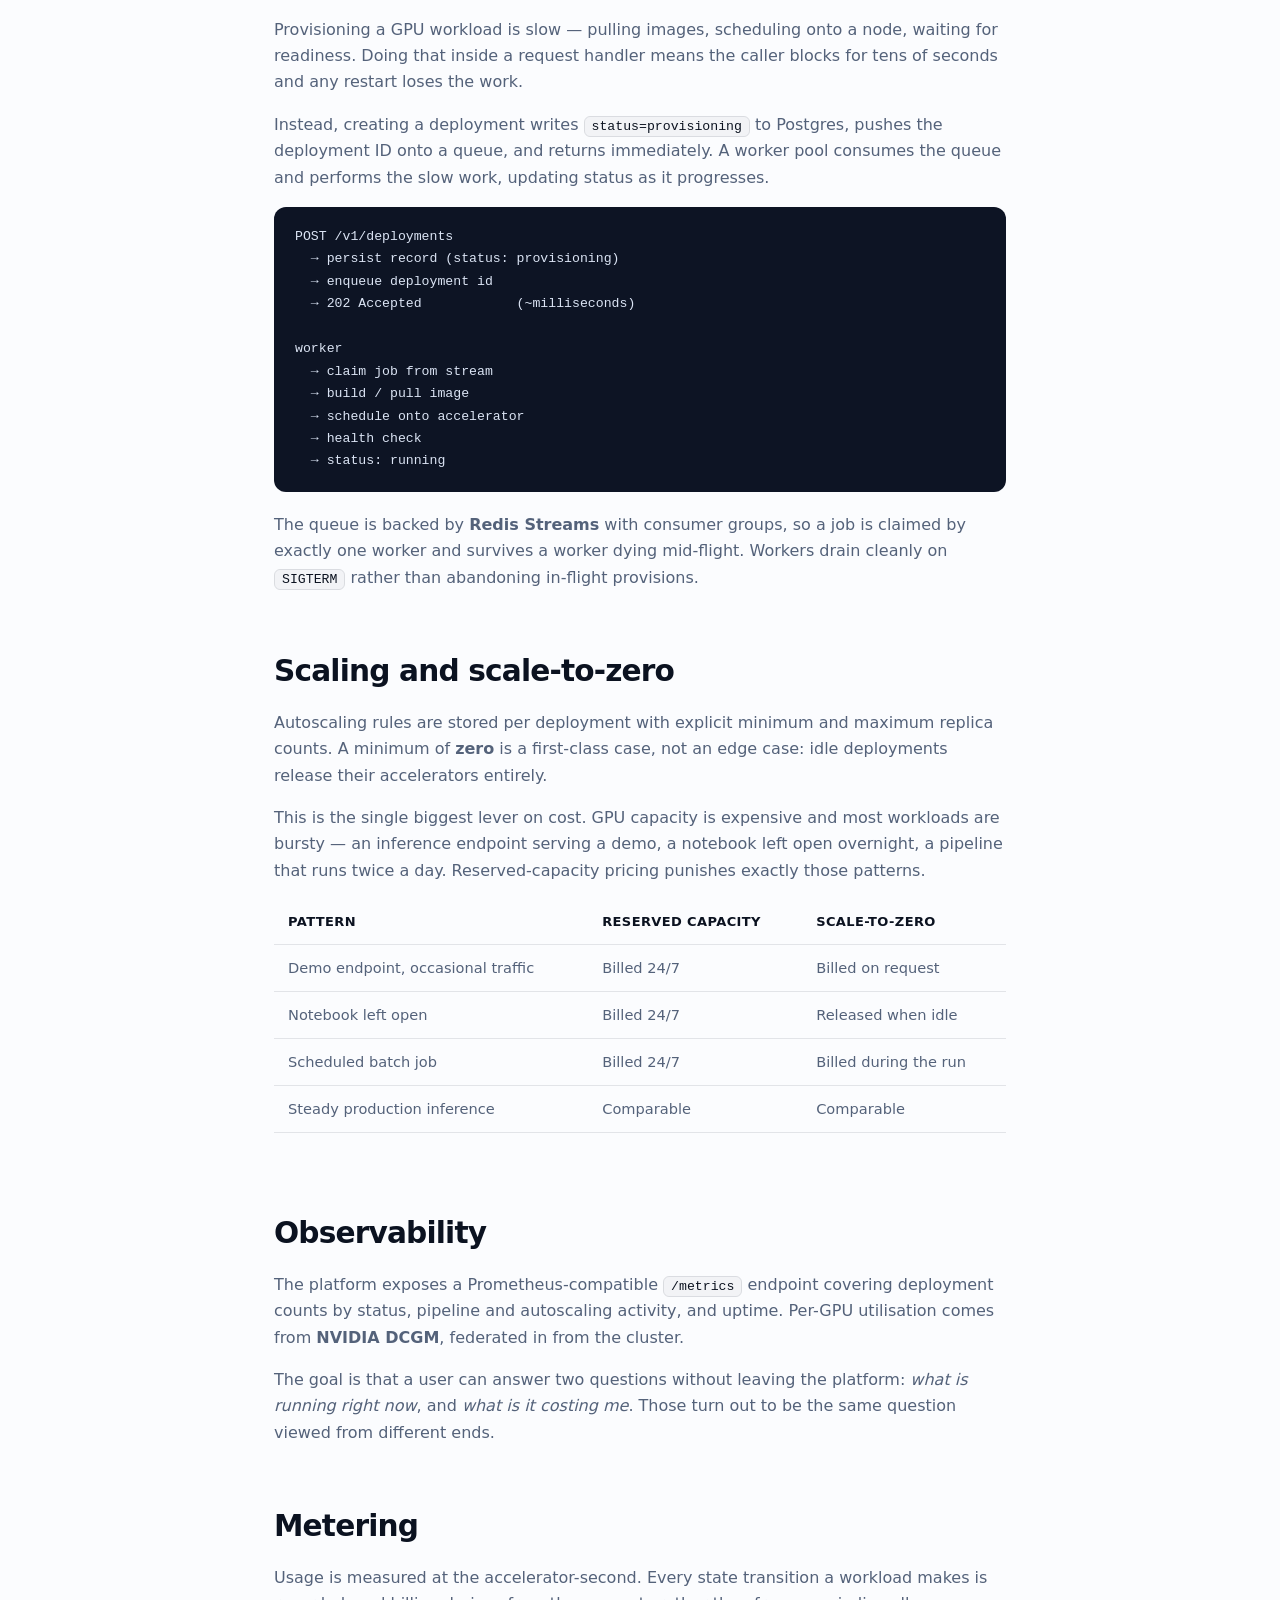
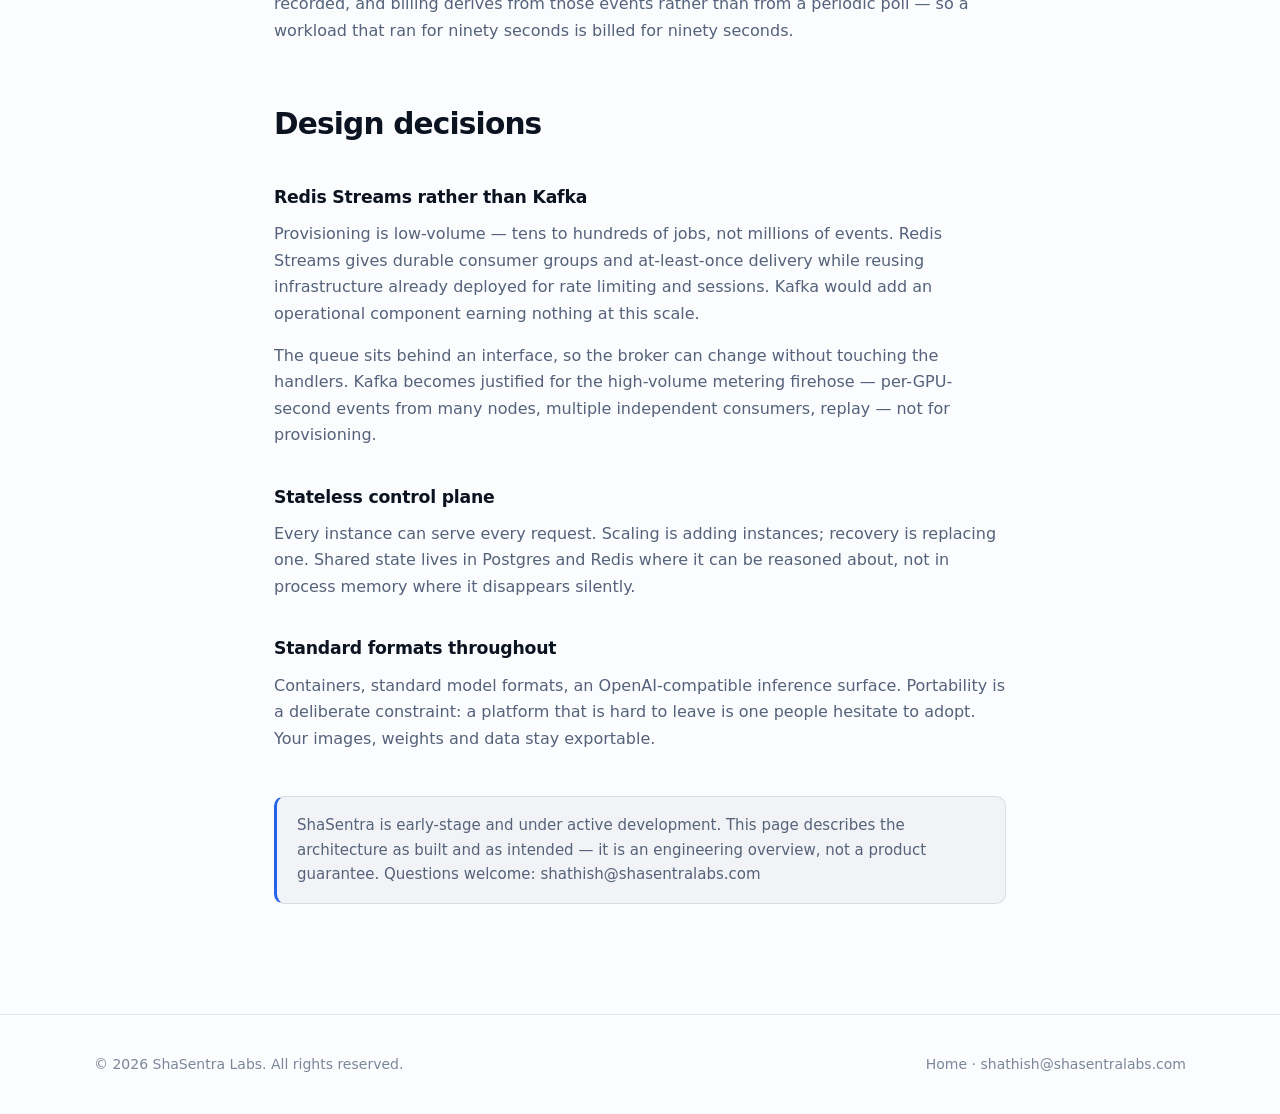
<file: docs.html>
<!doctype html>
<html lang="en">
<head>
<meta charset="utf-8">
<meta name="viewport" content="width=device-width, initial-scale=1">
<title>Architecture — ShaSentra Labs</title>
<meta name="description" content="How the ShaSentra Labs platform is built: control plane, asynchronous provisioning, scheduling, autoscaling, observability and metering for GPU workloads.">
<link rel="canonical" href="https://shasentralabs.com/docs.html">
<meta property="og:title" content="Architecture — ShaSentra Labs">
<meta property="og:description" content="How the ShaSentra Labs platform is built: control plane, asynchronous provisioning, scheduling, autoscaling, observability and metering.">
<meta property="og:type" content="article">
<meta property="og:url" content="https://shasentralabs.com/docs.html">
<meta property="og:image" content="https://shasentralabs.com/og-image.png">
<meta property="og:site_name" content="ShaSentra Labs">
<meta name="twitter:card" content="summary_large_image">
<meta name="twitter:image" content="https://shasentralabs.com/og-image.png">
<meta name="theme-color" content="#ffffff" media="(prefers-color-scheme: light)">
<meta name="theme-color" content="#05070f" media="(prefers-color-scheme: dark)">
<link rel="icon" href="/favicon.svg" type="image/svg+xml">
<link rel="stylesheet" href="/site.css">
<style>
  .doc{max-width:780px; margin:0 auto; padding:0 24px}
  .doc h2{margin:56px 0 14px; font-size:clamp(1.4rem,2.8vw,1.85rem)}
  .doc h3{margin:34px 0 10px; font-size:1.08rem; font-weight:640; letter-spacing:-.012em}
  .doc p{color:var(--muted); margin:0 0 16px}
  .doc ul{color:var(--muted); margin:0 0 16px; padding-left:22px}
  .doc li{margin-bottom:8px}
  .doc code{font:13.2px ui-monospace,SFMono-Regular,Menlo,monospace;
    background:var(--chip); border:1px solid var(--line); padding:2px 7px; border-radius:6px; color:var(--fg)}
  .doc pre{background:var(--code-bg); color:var(--code-fg); border:1px solid var(--line-strong);
    border-radius:12px; padding:18px 20px; overflow-x:auto; margin:0 0 20px;
    font:13.2px/1.7 ui-monospace,SFMono-Regular,Menlo,monospace}
  .doc pre code{background:none;border:0;padding:0;color:inherit}
  .lead{font-size:1.1rem; color:var(--muted)}
  .toc{border:1px solid var(--line); border-radius:13px; padding:22px 26px; background:var(--glass); margin:8px 0 12px}
  .toc ol{margin:0; padding-left:20px; color:var(--muted)}
  .toc a{color:var(--muted)} .toc a:hover{color:var(--fg)}
  .note-box{border:1px solid var(--line); border-left:3px solid var(--blue); border-radius:10px;
    padding:16px 20px; background:var(--chip); margin:0 0 20px; color:var(--muted); font-size:15px}
  table{width:100%; border-collapse:collapse; margin:0 0 20px; font-size:14.6px}
  th,td{text-align:left; padding:11px 14px; border-bottom:1px solid var(--line); color:var(--muted)}
  th{color:var(--fg); font-weight:620; font-size:13px; letter-spacing:.03em; text-transform:uppercase}
  .tbl-wrap{overflow-x:auto}
</style>
</head>
<body>

<a class="skip" href="#main">Skip to content</a>
<div class="aurora" aria-hidden="true"><span class="orb a"></span><span class="orb b"></span></div>
<div class="grid-bg" aria-hidden="true"></div>

<header>
  <div class="wrap nav">
    <a class="brand" href="/"><span class="mark">S</span> ShaSentra Labs</a>
    <nav class="nav-links">
      <a href="/#platform">Platform</a>
      <a href="/#agents">Agents</a>
      <a href="/docs.html" class="active">Architecture</a>
      <a href="/#company">Company</a>
    </nav>
    <div class="nav-right">
      <button class="icon-btn" id="theme-toggle" type="button" aria-label="Switch between light and dark theme" title="Switch theme">◐</button>
      <a class="nav-cta" href="/#contact">Contact</a>
      <button class="icon-btn" id="menu-btn" type="button" aria-label="Open menu" aria-expanded="false" aria-controls="mobile-nav">☰</button>
    </div>
  </div>
  <nav id="mobile-nav">
    <a href="/#platform">Platform</a>
    <a href="/#agents">AI Agents</a>
    <a href="/docs.html">Architecture</a>
    <a href="/#company">Company</a>
    <a href="/#contact">Contact</a>
  </nav>
</header>

<main id="main">
  <div class="wrap hero" style="padding:76px 0 12px">
    <span class="kicker">Architecture</span>
    <h1 style="font-size:clamp(2rem,4.6vw,3rem)">How the platform works</h1>
    <p class="lede">
      An engineering overview of how ShaSentra provisions, schedules, scales and meters
      GPU workloads — and the design decisions behind it.
    </p>
  </div>

  <section style="padding:24px 0 90px">
    <div class="doc">

      <div class="toc">
        <ol>
          <li><a href="#overview">Overview</a></li>
          <li><a href="#control-plane">Control plane</a></li>
          <li><a href="#provisioning">Asynchronous provisioning</a></li>
          <li><a href="#scaling">Scaling and scale-to-zero</a></li>
          <li><a href="#observability">Observability</a></li>
          <li><a href="#metering">Metering</a></li>
          <li><a href="#decisions">Design decisions</a></li>
        </ol>
      </div>

      <h2 id="overview">Overview</h2>
      <p class="lead">
        ShaSentra is an orchestration layer. It does not try to be a new runtime or a new
        model format — it sits between workloads and accelerators, and takes responsibility
        for the parts teams usually end up hand-rolling: provisioning, placement, autoscaling,
        health, and cost attribution.
      </p>
      <p>
        The system splits into a stateless control plane, a durable job queue, and workers that
        reconcile desired state against a cluster. Everything a user does — deploy a model, open
        a notebook, run a pipeline — becomes a record in Postgres and a job on a queue.
      </p>

      <h2 id="control-plane">Control plane</h2>
      <p>
        The API is a stateless Go service. Statelessness is the point: it lets the control plane
        scale horizontally behind an autoscaler, and means no request depends on which instance
        happens to serve it.
      </p>
      <ul>
        <li><strong>Postgres</strong> holds durable state — deployments, pipelines, autoscaling rules, users, quotas.</li>
        <li><strong>Redis</strong> holds shared ephemeral state — rate limiting, sessions, and the provisioning queue.</li>
        <li><strong>Next.js</strong> serves the dashboard and talks to the same public API a customer would use.</li>
      </ul>
      <div class="note-box">
        Because the frontend consumes the same API surface as external clients, there is no
        privileged back channel. If something is possible in the dashboard, it is possible
        via the API.
      </div>

      <h2 id="provisioning">Asynchronous provisioning</h2>
      <p>
        Provisioning a GPU workload is slow — pulling images, scheduling onto a node, waiting
        for readiness. Doing that inside a request handler means the caller blocks for tens of
        seconds and any restart loses the work.
      </p>
      <p>
        Instead, creating a deployment writes <code>status=provisioning</code> to Postgres, pushes
        the deployment ID onto a queue, and returns immediately. A worker pool consumes the queue
        and performs the slow work, updating status as it progresses.
      </p>
      <pre><code>POST /v1/deployments
  → persist record (status: provisioning)
  → enqueue deployment id
  → 202 Accepted            (~milliseconds)

worker
  → claim job from stream
  → build / pull image
  → schedule onto accelerator
  → health check
  → status: running</code></pre>
      <p>
        The queue is backed by <strong>Redis Streams</strong> with consumer groups, so a job is
        claimed by exactly one worker and survives a worker dying mid-flight. Workers drain
        cleanly on <code>SIGTERM</code> rather than abandoning in-flight provisions.
      </p>

      <h2 id="scaling">Scaling and scale-to-zero</h2>
      <p>
        Autoscaling rules are stored per deployment with explicit minimum and maximum replica
        counts. A minimum of <strong>zero</strong> is a first-class case, not an edge case: idle
        deployments release their accelerators entirely.
      </p>
      <p>
        This is the single biggest lever on cost. GPU capacity is expensive and most workloads
        are bursty — an inference endpoint serving a demo, a notebook left open overnight, a
        pipeline that runs twice a day. Reserved-capacity pricing punishes exactly those patterns.
      </p>
      <div class="tbl-wrap">
      <table>
        <thead><tr><th>Pattern</th><th>Reserved capacity</th><th>Scale-to-zero</th></tr></thead>
        <tbody>
          <tr><td>Demo endpoint, occasional traffic</td><td>Billed 24/7</td><td>Billed on request</td></tr>
          <tr><td>Notebook left open</td><td>Billed 24/7</td><td>Released when idle</td></tr>
          <tr><td>Scheduled batch job</td><td>Billed 24/7</td><td>Billed during the run</td></tr>
          <tr><td>Steady production inference</td><td>Comparable</td><td>Comparable</td></tr>
        </tbody>
      </table>
      </div>

      <h2 id="observability">Observability</h2>
      <p>
        The platform exposes a Prometheus-compatible <code>/metrics</code> endpoint covering
        deployment counts by status, pipeline and autoscaling activity, and uptime. Per-GPU
        utilisation comes from <strong>NVIDIA DCGM</strong>, federated in from the cluster.
      </p>
      <p>
        The goal is that a user can answer two questions without leaving the platform:
        <em>what is running right now</em>, and <em>what is it costing me</em>. Those turn out to
        be the same question viewed from different ends.
      </p>

      <h2 id="metering">Metering</h2>
      <p>
        Usage is measured at the accelerator-second. Every state transition a workload makes is
        recorded, and billing derives from those events rather than from a periodic poll — so a
        workload that ran for ninety seconds is billed for ninety seconds.
      </p>

      <h2 id="decisions">Design decisions</h2>

      <h3>Redis Streams rather than Kafka</h3>
      <p>
        Provisioning is low-volume — tens to hundreds of jobs, not millions of events. Redis
        Streams gives durable consumer groups and at-least-once delivery while reusing
        infrastructure already deployed for rate limiting and sessions. Kafka would add an
        operational component earning nothing at this scale.
      </p>
      <p>
        The queue sits behind an interface, so the broker can change without touching the
        handlers. Kafka becomes justified for the high-volume metering firehose — per-GPU-second
        events from many nodes, multiple independent consumers, replay — not for provisioning.
      </p>

      <h3>Stateless control plane</h3>
      <p>
        Every instance can serve every request. Scaling is adding instances; recovery is
        replacing one. Shared state lives in Postgres and Redis where it can be reasoned about,
        not in process memory where it disappears silently.
      </p>

      <h3>Standard formats throughout</h3>
      <p>
        Containers, standard model formats, an OpenAI-compatible inference surface. Portability
        is a deliberate constraint: a platform that is hard to leave is one people hesitate to
        adopt. Your images, weights and data stay exportable.
      </p>

      <div class="note-box" style="margin-top:44px">
        ShaSentra is early-stage and under active development. This page describes the
        architecture as built and as intended — it is an engineering overview, not a
        product guarantee. Questions welcome:
        <a href="mailto:shathish@shasentralabs.com">shathish@shasentralabs.com</a>
      </div>

    </div>
  </section>
</main>

<footer>
  <div class="wrap foot">
    <span>© 2026 ShaSentra Labs. All rights reserved.</span>
    <span><a href="/">Home</a> · <a href="mailto:shathish@shasentralabs.com">shathish@shasentralabs.com</a></span>
  </div>
</footer>

<script>
(function(){
  var root=document.documentElement, btn=document.getElementById('theme-toggle');
  try{ var saved=localStorage.getItem('theme'); if(saved) root.setAttribute('data-theme',saved); }catch(e){}
  function current(){
    return root.getAttribute('data-theme') ||
      (window.matchMedia('(prefers-color-scheme: dark)').matches ? 'dark' : 'light');
  }
  if(btn){
    btn.addEventListener('click', function(){
      var next = current()==='dark' ? 'light' : 'dark';
      root.setAttribute('data-theme', next);
      try{ localStorage.setItem('theme', next); }catch(e){}
      btn.textContent = next==='dark' ? '☾' : '☀';
    });
    btn.textContent = current()==='dark' ? '☾' : '☀';
  }
  var mb=document.getElementById('menu-btn'), mn=document.getElementById('mobile-nav');
  if(mb && mn){
    mb.addEventListener('click', function(){
      var open = mn.classList.toggle('open');
      mb.setAttribute('aria-expanded', open?'true':'false');
      mb.textContent = open ? '✕' : '☰';
    });
  }
})();
</script>
</body>
</html>
</file>
<file: site.css>
*,*::before,*::after{box-sizing:border-box}

  /* ---------- theme tokens ---------- */
  :root{
    --bg:#fbfcfe; --panel:#ffffff;
    --fg:#0b1220; --muted:#54627a; --dim:#7b8798;
    --line:rgba(15,23,42,.10); --line-strong:rgba(15,23,42,.16);
    --cyan:#0891b2; --blue:#2563eb; --purple:#7c3aed;
    --grad:linear-gradient(100deg,#0891b2,#2563eb 45%,#7c3aed);
    --glass:linear-gradient(160deg,rgba(37,99,235,.055),rgba(124,58,237,.028));
    --glow-a:rgba(37,99,235,.22); --glow-b:rgba(124,58,237,.18);
    --chip:rgba(15,23,42,.035);
    --on-grad:#ffffff;
    --code-bg:#0d1424; --code-fg:#dbe4f4;
    --grid-op:.6; --aurora-op:.9; --shadow:0 18px 50px rgba(15,23,42,.09);
    --max:1140px;
  }
  :root[data-theme="dark"]{
    --bg:#05070f; --panel:#0a0f1c;
    --fg:#dde5f2; --muted:#93a0b8; --dim:#6d7889;
    --line:rgba(148,163,184,.15); --line-strong:rgba(148,163,184,.26);
    --cyan:#22d3ee; --blue:#3b82f6; --purple:#a855f7;
    --grad:linear-gradient(100deg,#22d3ee,#3b82f6 45%,#a855f7);
    --glass:linear-gradient(160deg,rgba(148,163,184,.08),rgba(148,163,184,.02));
    --glow-a:rgba(59,130,246,.5); --glow-b:rgba(168,85,247,.4);
    --chip:rgba(148,163,184,.06);
    --on-grad:#04070e;
    --code-bg:#070c17; --code-fg:#cfdcf0;
    --grid-op:.5; --aurora-op:.55; --shadow:0 18px 50px rgba(0,0,0,.5);
  }
  @media (prefers-color-scheme: dark){
    :root:not([data-theme]){
      --bg:#05070f; --panel:#0a0f1c;
      --fg:#dde5f2; --muted:#93a0b8; --dim:#6d7889;
      --line:rgba(148,163,184,.15); --line-strong:rgba(148,163,184,.26);
      --cyan:#22d3ee; --blue:#3b82f6; --purple:#a855f7;
      --grad:linear-gradient(100deg,#22d3ee,#3b82f6 45%,#a855f7);
      --glass:linear-gradient(160deg,rgba(148,163,184,.08),rgba(148,163,184,.02));
      --glow-a:rgba(59,130,246,.5); --glow-b:rgba(168,85,247,.4);
      --chip:rgba(148,163,184,.06);
      --on-grad:#04070e;
      --code-bg:#070c17; --code-fg:#cfdcf0;
      --grid-op:.5; --aurora-op:.55; --shadow:0 18px 50px rgba(0,0,0,.5);
    }
  }

  html{-webkit-text-size-adjust:100%; scroll-behavior:smooth}
  body{
    margin:0; background:var(--bg); color:var(--fg); overflow-x:hidden;
    font:16px/1.65 ui-sans-serif,system-ui,-apple-system,"Segoe UI",Inter,Roboto,sans-serif;
    -webkit-font-smoothing:antialiased; transition:background .35s ease, color .35s ease;
  }
  a{color:inherit; text-decoration:none}
  .wrap{max-width:var(--max); margin:0 auto; padding:0 24px; position:relative}

  /* ---------- ambient ---------- */
  .aurora{position:fixed; inset:0; pointer-events:none; z-index:0; overflow:hidden}
  .orb{position:absolute; border-radius:50%; filter:blur(120px); opacity:var(--aurora-op)}
  .orb.a{width:840px;height:840px; top:-400px; left:50%; transform:translateX(-55%);
    background:radial-gradient(circle,var(--glow-a),transparent 62%); animation:drift1 22s ease-in-out infinite}
  .orb.b{width:660px;height:660px; top:-160px; right:-230px;
    background:radial-gradient(circle,var(--glow-b),transparent 62%); animation:drift2 26s ease-in-out infinite}
  .orb.c{width:520px;height:520px; top:52%; left:-200px;
    background:radial-gradient(circle,var(--glow-a),transparent 65%); opacity:calc(var(--aurora-op)*.6);
    animation:drift1 30s ease-in-out infinite reverse}
  @keyframes drift1{0%,100%{transform:translateX(-55%) translateY(0)}50%{transform:translateX(-48%) translateY(38px)}}
  @keyframes drift2{0%,100%{transform:translate(0,0)}50%{transform:translate(-40px,30px)}}
  .grid-bg{
    position:fixed; inset:0; z-index:0; pointer-events:none;
    background-image:linear-gradient(var(--line) 1px,transparent 1px),
                     linear-gradient(90deg,var(--line) 1px,transparent 1px);
    background-size:58px 58px;
    mask-image:radial-gradient(ellipse 92% 58% at 50% 0%,#000 28%,transparent 76%);
    -webkit-mask-image:radial-gradient(ellipse 92% 58% at 50% 0%,#000 28%,transparent 76%);
    opacity:var(--grid-op);
  }
  main,header,footer{position:relative; z-index:1}

  /* ---------- nav ---------- */
  header{position:sticky; top:0; z-index:30; border-bottom:1px solid var(--line);
    background:color-mix(in srgb, var(--bg) 76%, transparent);
    backdrop-filter:blur(16px) saturate(170%)}
  .nav{display:flex; align-items:center; justify-content:space-between; height:68px; gap:18px}
  .brand{display:flex; align-items:center; gap:11px; font-weight:660; letter-spacing:-.015em; font-size:16.5px}
  .mark{width:31px;height:31px; border-radius:9px; background:var(--grad); display:grid; place-items:center;
    color:var(--on-grad); font-size:15px; font-weight:850; box-shadow:0 0 22px var(--glow-a)}
  .nav-links{display:flex; gap:30px; font-size:14.5px}
  .nav-links a{color:var(--muted); transition:color .18s; position:relative}
  .nav-links a::after{content:""; position:absolute; left:0; right:100%; bottom:-6px; height:1.5px;
    background:var(--grad); transition:right .28s ease}
  .nav-links a:hover{color:var(--fg)}
  .nav-links a:hover::after{right:0}
  .nav-right{display:flex; align-items:center; gap:12px}
  .icon-btn{width:36px;height:36px; border-radius:9px; border:1px solid var(--line); background:var(--chip);
    display:grid; place-items:center; cursor:pointer; color:var(--fg); font-size:15px; line-height:1;
    transition:border-color .2s, transform .2s}
  .icon-btn:hover{border-color:var(--line-strong); transform:translateY(-1px)}
  .nav-cta{border:1px solid var(--line); padding:9px 17px; border-radius:9px; font-size:14px; font-weight:550;
    transition:border-color .2s, background .2s, transform .2s}
  .nav-cta:hover{border-color:var(--blue); background:var(--chip); transform:translateY(-1px)}
  .nav-links a.active{color:var(--fg)}
  .nav-links a.active::after{right:0}

  /* mobile menu */
  #menu-btn{display:none}
  #mobile-nav{display:none; border-top:1px solid var(--line);
    background:color-mix(in srgb, var(--bg) 96%, transparent)}
  #mobile-nav a{display:block; padding:15px 24px; color:var(--muted);
    border-bottom:1px solid var(--line); font-size:15.5px}
  #mobile-nav a:last-child{border-bottom:0}
  #mobile-nav.open{display:block}
  @media(max-width:860px){
    .nav-links{display:none}
    #menu-btn{display:grid}
    .nav-cta{display:none}
  }

  /* ---------- reveal ---------- */
  .rv{opacity:0; transform:translateY(22px); transition:opacity .7s cubic-bezier(.2,.7,.3,1), transform .7s cubic-bezier(.2,.7,.3,1)}
  .rv.in{opacity:1; transform:none}

  /* ---------- hero ---------- */
  .hero{padding:104px 0 40px; text-align:center}
  .pill{display:inline-flex; align-items:center; gap:9px; font-size:12.5px; font-weight:550;
    color:var(--muted); padding:7px 16px; border-radius:100px;
    border:1px solid var(--line); background:var(--chip); margin-bottom:28px}
  .dot{width:6px;height:6px; border-radius:50%; background:var(--cyan); box-shadow:0 0 10px var(--cyan);
    animation:pulse 2.4s ease-in-out infinite}
  @keyframes pulse{0%,100%{opacity:1}50%{opacity:.3}}
  h1{font-size:clamp(2.35rem,6.2vw,4.25rem); line-height:1.06; letter-spacing:-.035em; margin:0 0 22px; font-weight:700}
  .grad{background:var(--grad); -webkit-background-clip:text; background-clip:text;
    color:transparent; -webkit-text-fill-color:transparent}
  .lede{font-size:clamp(1.03rem,2.1vw,1.2rem); color:var(--muted); max-width:62ch; margin:0 auto 36px}
  .cta{display:flex; gap:14px; justify-content:center; flex-wrap:wrap}
  .btn{display:inline-block; padding:13px 27px; border-radius:10px; font-weight:600; font-size:15px;
    border:1px solid transparent; cursor:pointer;
    transition:transform .2s, box-shadow .24s, border-color .2s}
  .btn-primary{background:var(--grad); color:var(--on-grad); box-shadow:0 10px 32px var(--glow-a)}
  .btn-primary:hover{transform:translateY(-2px); box-shadow:0 16px 44px var(--glow-a)}
  .btn-ghost{border-color:var(--line-strong); color:var(--fg); background:var(--chip)}
  .btn-ghost:hover{border-color:var(--blue); transform:translateY(-2px)}

  /* ---------- terminal ---------- */
  .term-wrap{max-width:800px; margin:64px auto 0; position:relative}
  .term-wrap::before{content:""; position:absolute; inset:-1px; border-radius:15px; background:var(--grad);
    opacity:.45; filter:blur(22px); z-index:-1}
  .term{border:1px solid var(--line-strong); border-radius:14px; overflow:hidden;
    background:var(--code-bg); box-shadow:var(--shadow); text-align:left}
  .term-bar{display:flex; align-items:center; gap:8px; padding:12px 15px;
    border-bottom:1px solid rgba(148,163,184,.14); background:rgba(148,163,184,.05)}
  .tdot{width:11px;height:11px;border-radius:50%}
  .tdot:nth-child(1){background:#ff5f57}.tdot:nth-child(2){background:#febc2e}.tdot:nth-child(3){background:#28c840}
  .term-title{margin-left:8px; font-size:12.5px; color:#8b98ae; font-family:ui-monospace,SFMono-Regular,Menlo,monospace}
  .term-body{padding:20px 20px 24px; font:13.5px/1.85 ui-monospace,SFMono-Regular,Menlo,Consolas,monospace;
    color:var(--code-fg); min-height:186px; white-space:pre-wrap; word-break:break-word}
  .term-body .p{color:#22d3ee}
  .term-body .ok{color:#4ade80}
  .term-body .dimc{color:#6b7689}
  .cursor{display:inline-block; width:8px; height:15px; background:#22d3ee; vertical-align:-2px;
    animation:blink 1.05s steps(2,start) infinite}
  @keyframes blink{to{visibility:hidden}}

  /* ---------- sections ---------- */
  section{padding:92px 0}
  .sec-head{text-align:center; margin-bottom:52px}
  .kicker{font-size:12.5px; font-weight:650; letter-spacing:.14em; text-transform:uppercase;
    background:var(--grad); -webkit-background-clip:text; background-clip:text; color:transparent;
    -webkit-text-fill-color:transparent; display:block; margin-bottom:13px}
  h2{font-size:clamp(1.7rem,3.5vw,2.4rem); letter-spacing:-.028em; margin:0 0 15px; font-weight:680}
  .sub{color:var(--muted); max-width:60ch; margin:0 auto; font-size:16.5px}

  .grid{display:grid; gap:20px; grid-template-columns:repeat(auto-fit,minmax(285px,1fr))}
  .card{position:relative; border:1px solid var(--line); border-radius:15px; padding:30px;
    background:var(--glass); backdrop-filter:blur(8px); overflow:hidden;
    transition:transform .26s, box-shadow .26s}
  .card::after{content:""; position:absolute; inset:0; border-radius:15px; padding:1px;
    background:var(--grad); opacity:0; transition:opacity .26s;
    -webkit-mask:linear-gradient(#000 0 0) content-box,linear-gradient(#000 0 0);
    -webkit-mask-composite:xor; mask-composite:exclude; pointer-events:none}
  .card:hover{transform:translateY(-5px); box-shadow:var(--shadow)}
  .card:hover::after{opacity:.7}
  .ico{width:44px;height:44px; border-radius:12px; display:grid; place-items:center; font-size:19px;
    margin-bottom:18px; color:var(--on-grad); background:var(--grad); box-shadow:0 6px 20px var(--glow-a)}
  .card h3{margin:0 0 10px; font-size:1.08rem; font-weight:640; letter-spacing:-.012em}
  .card p{margin:0; color:var(--muted); font-size:14.9px; line-height:1.62}

  .stats{display:grid; grid-template-columns:repeat(auto-fit,minmax(190px,1fr)); gap:20px;
    border:1px solid var(--line); border-radius:17px; padding:38px 30px;
    background:var(--glass); text-align:center}
  .stat b{display:block; font-size:clamp(1.4rem,3.2vw,1.95rem); font-weight:700; letter-spacing:-.03em;
    background:var(--grad); -webkit-background-clip:text; background-clip:text; color:transparent;
    -webkit-text-fill-color:transparent; margin-bottom:6px}
  .stat span{font-size:14px; color:var(--dim)}

  /* layered stack */
  .layers{list-style:none; margin:0; padding:0; display:grid; gap:14px; max-width:880px; margin-inline:auto}
  .layer{position:relative; display:flex; gap:22px; align-items:flex-start;
    border:1px solid var(--line); border-radius:14px; padding:24px 26px;
    background:var(--glass); backdrop-filter:blur(8px);
    transition:transform .24s, border-color .24s, box-shadow .24s}
  .layer::before{content:""; position:absolute; left:0; top:14px; bottom:14px; width:3px; border-radius:3px;
    background:var(--grad); opacity:.55; transition:opacity .24s}
  .layer:hover{transform:translateX(6px); box-shadow:var(--shadow)}
  .layer:hover::before{opacity:1}
  .lnum{flex:0 0 auto; font:650 13px/1 ui-monospace,SFMono-Regular,Menlo,monospace;
    letter-spacing:.06em; padding-top:5px;
    background:var(--grad); -webkit-background-clip:text; background-clip:text;
    color:transparent; -webkit-text-fill-color:transparent}
  .layer h3{margin:0 0 7px; font-size:1.06rem; font-weight:640; letter-spacing:-.012em}
  .layer p{margin:0; color:var(--muted); font-size:14.9px; line-height:1.62}
  @media(max-width:560px){ .layer{flex-direction:column; gap:10px; padding:22px} }

  .chips{display:flex; flex-wrap:wrap; gap:10px; justify-content:center}
  .chip{font-size:13.5px; color:var(--muted); border:1px solid var(--line);
    padding:8px 17px; border-radius:100px; background:var(--chip);
    transition:border-color .2s, color .2s, transform .2s}
  .chip:hover{border-color:var(--cyan); color:var(--fg); transform:translateY(-2px)}

  .contact-box{border:1px solid var(--line); border-radius:19px; padding:58px 34px; text-align:center;
    background:var(--glass); position:relative; overflow:hidden}
  .mail{display:inline-block; margin-top:4px; font-size:clamp(1.05rem,2.6vw,1.5rem); font-weight:650;
    letter-spacing:-.02em; background:var(--grad); -webkit-background-clip:text; background-clip:text;
    color:transparent; -webkit-text-fill-color:transparent}
  .loc{color:var(--dim); font-size:14.5px; margin-top:13px}

  footer{border-top:1px solid var(--line); padding:38px 0; color:var(--dim); font-size:14px}
  .foot{display:flex; justify-content:space-between; gap:16px; flex-wrap:wrap; align-items:center}
  .foot a:hover{color:var(--fg)}

  /* skip link */
  .skip{position:absolute; left:-9999px; top:8px; background:var(--panel); color:var(--fg);
    padding:10px 16px; border-radius:8px; border:1px solid var(--line-strong); z-index:60}
  .skip:focus{left:24px}
  :focus-visible{outline:2px solid var(--blue); outline-offset:3px; border-radius:6px}

  @media (prefers-reduced-motion: reduce){
    *{animation:none !important; transition:none !important}
    html{scroll-behavior:auto}
    .rv{opacity:1; transform:none}
  }
</file>
